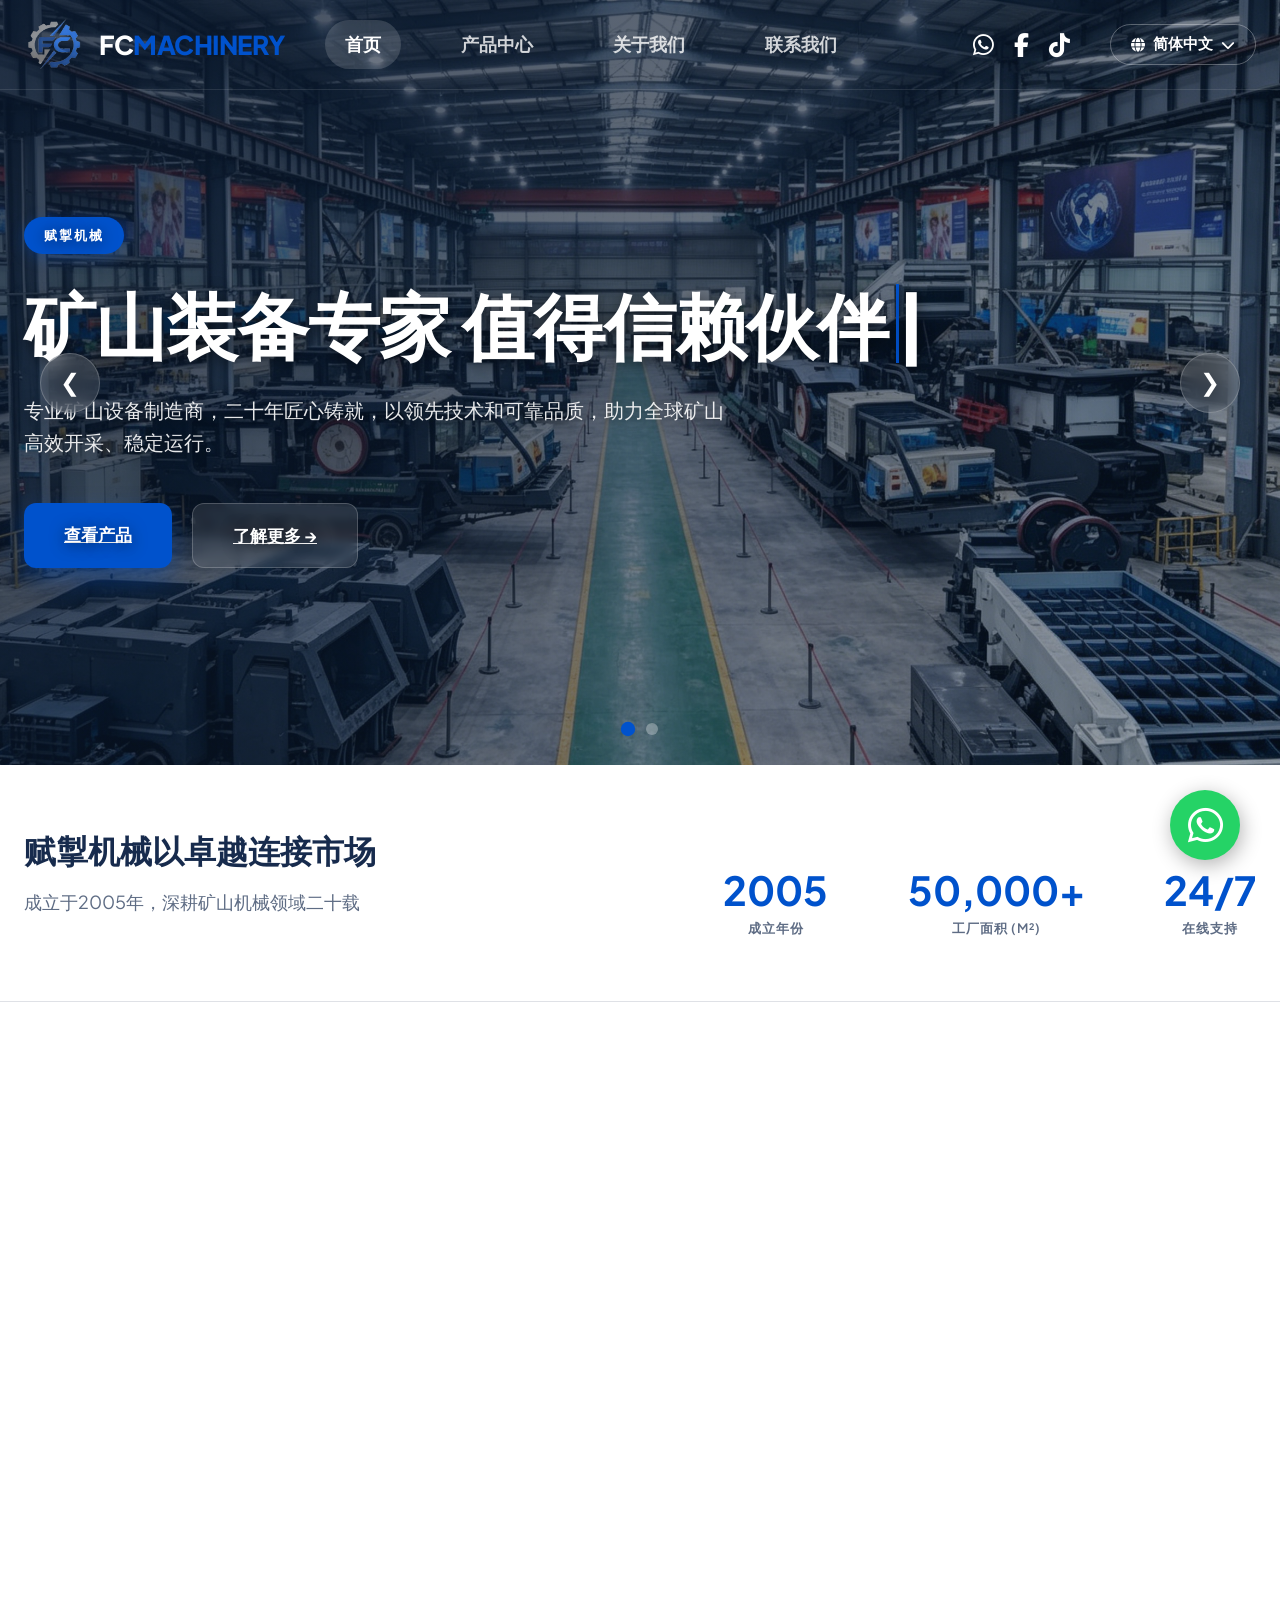
<file: index.html>
<!DOCTYPE html>
<html lang="zh">
<head>
    <meta charset="UTF-8">
    <meta name="viewport" content="width=device-width, initial-scale=1.0">
    <title>赋掣机械 FUCHE Machinery | 领先的矿山机械与破碎设备制造商</title>
    <meta name="description" content="赋掣机械（FUCHE Machinery）专注于高品质矿山机械制造，提供破碎机、球磨机、湿碾机、分级设备等全系列选矿设备。20年行业经验，助力全球基础设施建设。">
    <meta name="keywords" content="破碎机,球磨机,湿碾机,选矿设备,矿山机械,赋掣机械,FUCHE Machinery">
    <link rel="canonical" href="https://yourdomain.com/">
    <link rel="preconnect" href="https://fonts.googleapis.com">
    <link rel="preconnect" href="https://fonts.gstatic.com" crossorigin>
    <link href="https://fonts.googleapis.com/css2?family=Plus+Jakarta+Sans:wght@300;400;500;600;700&family=Playfair+Display:wght@700&display=swap" rel="stylesheet">
    <link rel="stylesheet" href="https://cdnjs.cloudflare.com/ajax/libs/font-awesome/6.4.0/css/all.min.css">
    <link rel="stylesheet" href="css/style.css">
</head>
<body>

    <!-- 导航栏 -->
    <nav class="navbar">
        <div class="container nav-container">
            <img src="./img/logo.png" alt="FC Machinery Logo" width="60px" height="80px">
            <div class="logo">FC<span>MACHINERY</span></div>
            <div class="mobile-menu-btn" id="mobile-menu-btn">
                <span></span>
                <span></span>
                <span></span>
            </div>
            <ul class="nav-links" id="nav-links">
                <li><a href="index.html" class="nav-item active" data-i18n="nav_home">首页</a></li>
                <li>
                    <a href="products.html" class="nav-item" data-i18n="nav_products">产品中心 <i class="fas fa-chevron-down" style="font-size: 10px; margin-left: 4px;"></i></a>
                    <div class="nav-dropdown">
                        <a href="products.html?category=wet_pan_mill" data-i18n="cat_wet">湿碾机</a>
                        <a href="products.html?category=crushing" data-i18n="cat_cru">破碎机</a>
                        <a href="products.html?category=milling" data-i18n="cat_mil">球磨机</a>
                        <a href="products.html?category=separation" data-i18n="cat_sep">分级设备</a>
                    </div>
                </li>
                <li><a href="about.html" class="nav-item" data-i18n="nav_about">关于我们</a></li>
                <li><a href="contact.html" class="nav-item" data-i18n="nav_contact">联系我们</a></li>
                <li class="mobile-nav-actions">
                    <div class="lang-switcher">
                        <button class="lang-btn">
                            <i class="fas fa-globe"></i>
                            <span class="current-lang-text">ZH</span>
                            <i class="fas fa-chevron-down"></i>
                        </button>
                        <div class="lang-dropdown">
                            <div class="lang-option" data-value="zh">中文 (ZH)</div>
                            <div class="lang-option" data-value="en">English (EN)</div>
                            <div class="lang-option" data-value="ar">العربية (AR)</div>
                        </div>
                    </div>
                </li>
                <li class="mobile-social-wrap">
                    <div class="mobile-social">
                        <a href="https://wa.me/8619969633305" target="_blank" title="WhatsApp"><i class="fab fa-whatsapp"></i></a>
                        <a href="https://www.facebook.com/cnFCmachinery" target="_blank" title="Facebook"><i class="fab fa-facebook-f"></i></a>
                        <a href="https://www.tiktok.com/@mining.machinery81" target="_blank" title="TikTok"><i class="fab fa-tiktok"></i></a>
                    </div>
                </li>
            </ul>
            <div class="nav-actions">
                <div class="nav-social-desktop">
                    <a href="https://wa.me/8619969633305" target="_blank" class="nav-social-item" title="WhatsApp"><i class="fab fa-whatsapp"></i></a>
                    <a href="https://www.facebook.com/cnFCmachinery" target="_blank" class="nav-social-item" title="Facebook"><i class="fab fa-facebook-f"></i></a>
                    <a href="https://www.tiktok.com/@mining.machinery81" target="_blank" class="nav-social-item" title="TikTok"><i class="fab fa-tiktok"></i></a>
                </div>
                <div class="lang-switcher">
                    <button class="lang-btn">
                        <i class="fas fa-globe"></i>
                        <span class="current-lang-text">ZH</span>
                        <i class="fas fa-chevron-down"></i>
                    </button>
                    <div class="lang-dropdown">
                        <div class="lang-option" data-value="zh">中文 (ZH)</div>
                        <div class="lang-option" data-value="en">English (EN)</div>
                        <div class="lang-option" data-value="ar">العربية (AR)</div>
                    </div>
                </div>
            </div>
        </div>
    </nav>

    <!-- 独立站主体内容 -->
    <main id="content-area">
        
        <!-- 首页 Hero -->
        <section id="home" class="page-section active">
            <header class="hero-carousel">
                <div class="carousel-container" id="hero-carousel">
                    <!-- 轮播图 1 -->
                    <div class="carousel-slide active" style="background-image: url('./img/cover-2.png');background-size: cover;">
                        <div class="hero-overlay"></div>
                        <div class="container hero-content">
                            <span class="badge-accent" data-i18n="hero_badge">TRUSTED WORLDWIDE</span>
                            <h1 class="hero-title"><span id="typewriter-text-1"></span><span class="cursor">|</span></h1>
                            <p class="hero-subtitle" data-i18n="hero_subtitle">We provide professional one-stop trading services, connecting high-quality products with global markets.</p>
                            <div class="hero-btns">
                                <a href="products.html" class="btn-main" data-i18n="hero_btn">View Products</a>
                                <a href="about.html" class="btn-text" data-i18n="hero_more">Learn More →</a>
                            </div>
                        </div>
                    </div>
                    <!-- 轮播图 2 -->
                    <div class="carousel-slide" style="background-image: url('./img/cover-1.png');background-size: cover;">
                        <div class="hero-overlay"></div>
                        <div class="container hero-content">
                            <span class="badge-accent" data-i18n="hero_badge_2">PREMIUM QUALITY</span>
                            <h1 class="hero-title"><span id="typewriter-text-2"></span><span class="cursor">|</span></h1>
                            <p class="hero-subtitle" data-i18n="hero_subtitle_2">Strict quality control process ensuring 100% excellence for every shipment.</p>
                            <div class="hero-btns">
                                <a href="products.html" class="btn-main" data-i18n="hero_btn">View Products</a>
                            </div>
                        </div>
                    </div>
                </div>
                <!-- 轮播图导航按钮 -->
                <button class="carousel-nav prev" id="hero-prev" aria-label="Previous Slide">
                    <span>&#10094;</span>
                </button>
                <button class="carousel-nav next" id="hero-next" aria-label="Next Slide">
                    <span>&#10095;</span>
                </button>

                <!-- 轮播指示器 -->
                <div class="carousel-dots" id="carousel-dots">
                    <span class="dot active" data-index="0"></span>
                    <span class="dot" data-index="1"></span>
                </div>
            </header>

            <!-- 合作伙伴/信任展示 -> 简版关于我们 -->
            <div class="trust-bar reveal">
                <div class="container">
                    <div class="about-summary-grid">
                        <div class="about-summary-text">
                            <h2 data-i18n="about_title">Bridging Markets with Excellence</h2>
                            <p data-i18n="about_subtitle">成立于2005年，深耕矿山机械领域二十载</p>
                            <!-- <a href="about.html" class="btn-text-simple" data-i18n="hero_more">Learn More →</a> -->
                        </div>
                        <div class="stats-row">
                            <div class="stat-item">
                                <strong data-i18n="stat1_num">2005</strong>
                                <span data-i18n="stat1_text">Established Year</span>
                            </div>
                            <div class="stat-item">
                                <strong data-i18n="stat2_num">50,000+</strong>
                                <span data-i18n="stat2_text">Factory Area (m²)</span>
                            </div>
                            <div class="stat-item">
                                <strong data-i18n="stat_support">24/7</strong>
                                <span data-i18n="stat_support_text">Online Support</span>
                            </div>
                        </div>
                    </div>
                </div>
            </div>

            <!-- 产品推荐 -->
            <div class="container recom-section reveal">
                <div class="section-header center">
                    <h2 data-i18n="recom_title" class="mobile-large-title">产品推荐</h2>
                    <p class="recom-subtitle" data-i18n="recom_subtitle"></p>
                </div>
                <div class="recommendation-grid" id="recom-grid-dynamic">
                    <!-- 产品将由 JS 动态从 window.recommendationSection 渲染 -->
                </div>
            </div>

            <!-- 成功案例/服务板块 -->
            <section class="success-section-wrapper reveal">
                <div class="container" id="success-section-dynamic">
                    <!-- 由 JS 动态渲染 -->
                </div>
            </section>
        </section>
    </main>

    <!-- 页脚 -->
    <footer class="footer-pro reveal">
        <div class="container">
            <div class="footer-grid">
                <div class="footer-column footer-brand">
          
                    <div class="logo" >FC<span>MACHINERY</span></div>
                    <p data-i18n="footer_desc">Your trusted partner for global sourcing and supply chain excellence.</p>
                    <div class="social-links">
                        <a href="https://wa.me/8619969633305" target="_blank" rel="noopener noreferrer" class="social-icon" aria-label="WhatsApp"><i class="fab fa-whatsapp"></i></a>
                        <a href="https://www.facebook.com/cnFCmachinery" target="_blank" rel="noopener noreferrer" class="social-icon" aria-label="Facebook"><i class="fab fa-facebook-f"></i></a>
                        <a href="https://www.tiktok.com/@mining.machinery81" target="_blank" rel="noopener noreferrer" class="social-icon" aria-label="TikTok"><i class="fab fa-tiktok"></i></a>
                    </div>
                </div>
                <div class="footer-column">
                    <h4 data-i18n="footer_quick">Quick Links</h4>
                    <ul>
                        <li><a href="index.html" data-i18n="nav_home">Home</a></li>
                        <li><a href="products.html" data-i18n="nav_products">Products</a></li>
                        <li><a href="about.html" data-i18n="nav_about">About Us</a></li>
                        <li><a href="contact.html" data-i18n="nav_contact">Contact</a></li>
                    </ul>
                </div>
                <div class="footer-column">
                    <h4 data-i18n="footer_contact">Contact Info</h4>
                                 <ul class="footer-contact-info">
                        <li><span>📍</span> <p data-i18n="val_addr">Zhengzhou, Henan, China</p></li>
                        <li><span>📧</span> <p>yumingyao666@gmail.com</p></li>
                        <li><span class="fab fa-whatsapp"></span> <p><a href="https://wa.me/8619969633305" target="_blank" style="color:inherit; text-decoration:none;">+86 199 6963 3305</a></p></li>
                    </ul>
                </div>
                <div class="footer-column">
                    <h4 data-i18n="footer_newsletter">Newsletter</h4>
                    <div class="newsletter-box">
                        <p data-i18n="newsletter_text">Subscribe to get the latest product updates and trade news.</p>
                        <form class="newsletter-form" onsubmit="event.preventDefault(); alert('Subscribed!');">
                            <input type="email" placeholder="Email Address" required>
                            <button type="submit">OK</button>
                        </form>
                    </div>
                </div>
            </div>
            <div class="footer-bottom">
                <p>&copy; 2026 FC Machinery Co., Ltd. <span data-i18n="footer_rights">All Rights Reserved.</span></p>
                <div class="footer-legal">
                    <a href="#" data-i18n="footer_privacy">Privacy Policy</a>
                    <a href="#" data-i18n="footer_terms">Terms of Service</a>
                </div>
            </div>
        </div>
    </footer>

    <!-- WhatsApp 悬浮按钮 -->
    <a href="https://wa.me/8619969633305" target="_blank" class="whatsapp-float" title="Contact us on WhatsApp">
        <i class="fab fa-whatsapp"></i>
    </a>

    <script src="js/data.js"></script>
    <script src="js/main.js"></script>
</body>
</html>
</file>
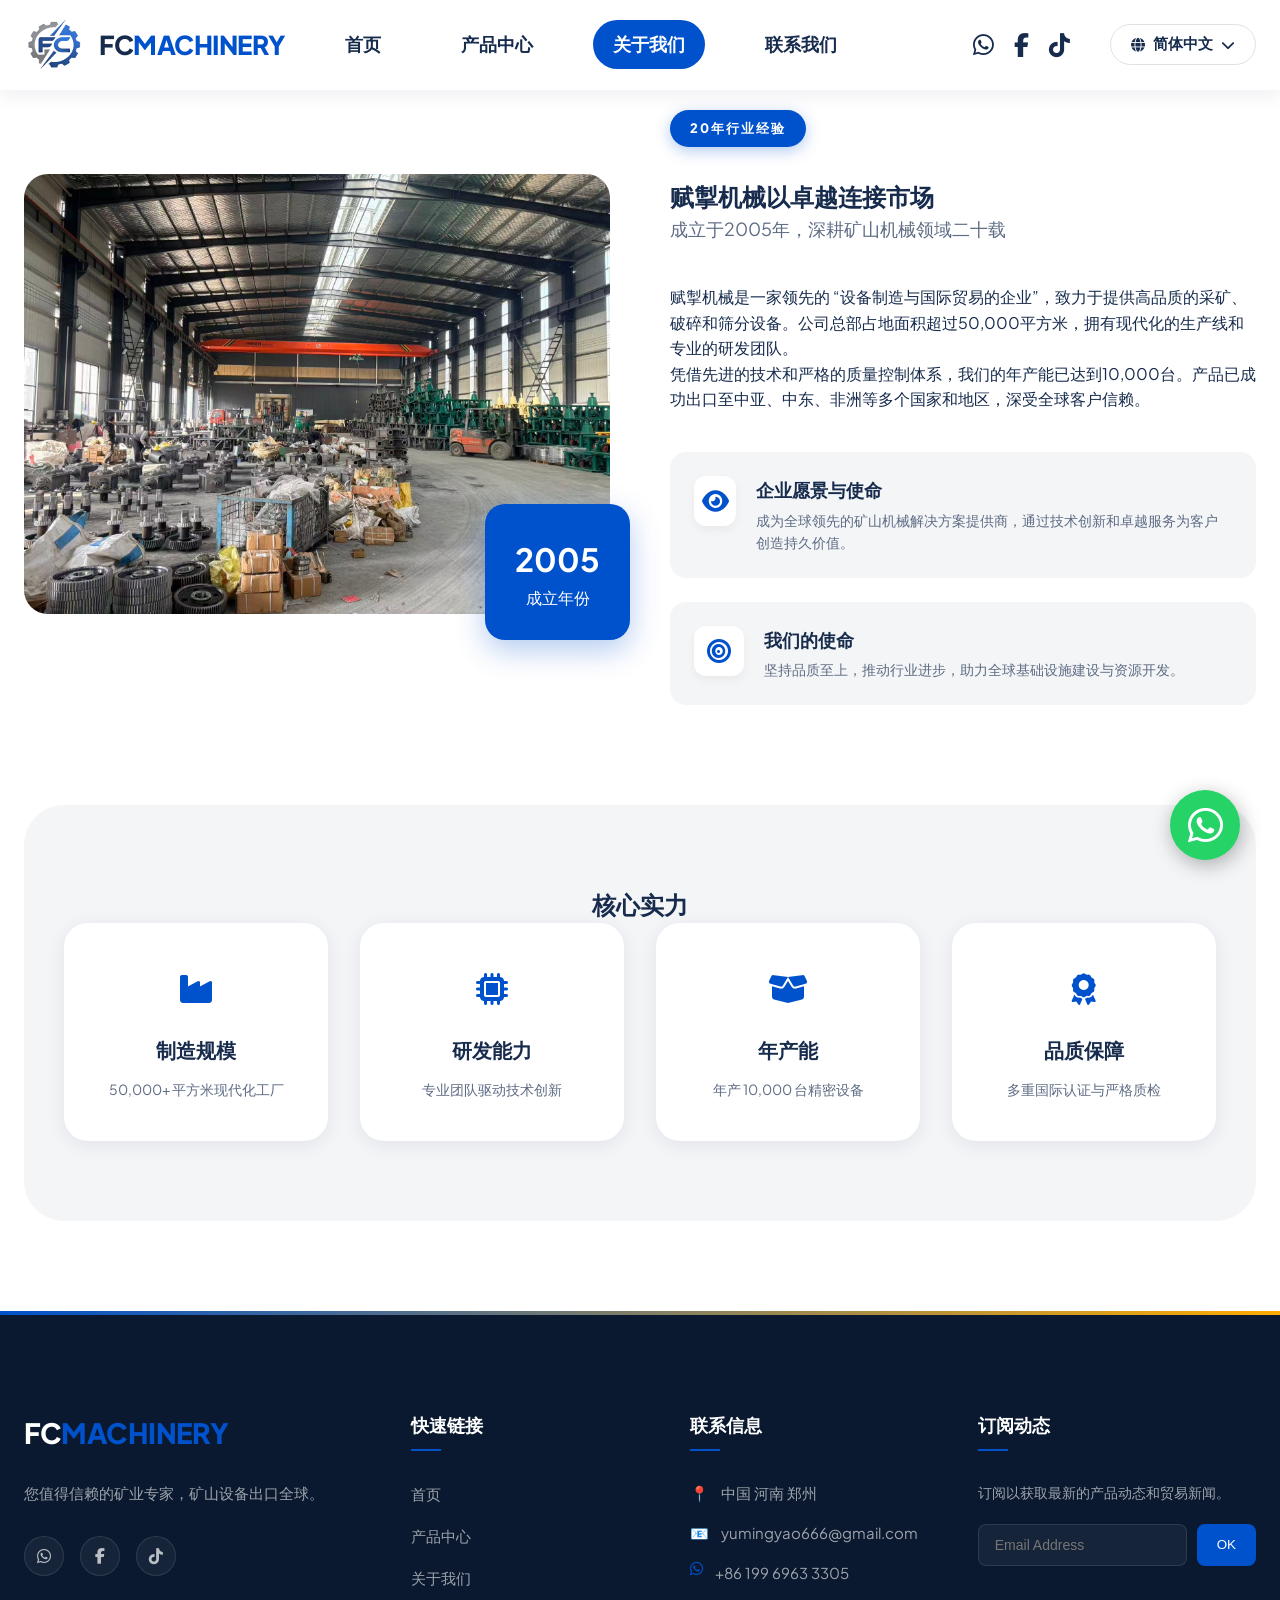
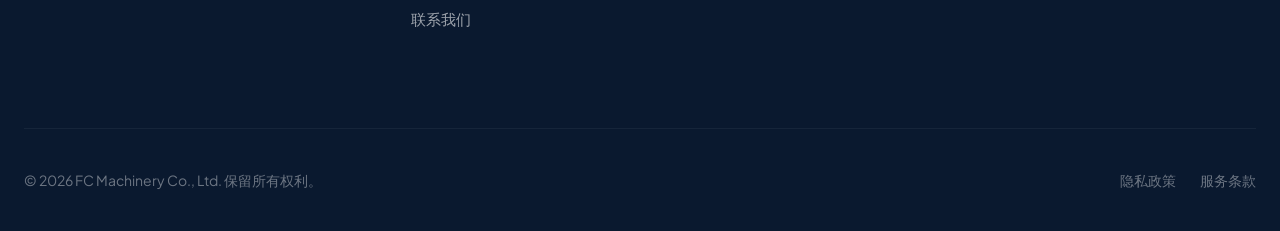
<file: about.html>
<!DOCTYPE html>
<html lang="zh">
<head>
    <meta charset="UTF-8">
    <meta name="viewport" content="width=device-width, initial-scale=1.0">
    <title>关于我们 - 赋掣机械 FUCHE Machinery | 20年矿山机械制造经验</title>
    <meta name="description" content="了解赋掣机械的发展历程、制造实力与全球布局。我们致力于为全球客户提供最可靠的矿山机械解决方案。">
    <link rel="preconnect" href="https://fonts.googleapis.com">
    <link rel="preconnect" href="https://fonts.gstatic.com" crossorigin>
    <link href="https://fonts.googleapis.com/css2?family=Plus+Jakarta+Sans:wght@300;400;500;600;700&family=Playfair+Display:wght@700&display=swap" rel="stylesheet">
    <link rel="stylesheet" href="https://cdnjs.cloudflare.com/ajax/libs/font-awesome/6.4.0/css/all.min.css">
    <link rel="stylesheet" href="css/style.css">
</head>
<body class="sub-page">

    <!-- 导航栏 -->
    <nav class="navbar scrolled">
        <div class="container nav-container">
                     <img src="./img/logo.png" alt="FC Machinery Logo" width="60px" height="80px">

            <div class="logo">FC<span>MACHINERY</span></div>
            <div class="mobile-menu-btn" id="mobile-menu-btn">
                <span></span>
                <span></span>
                <span></span>
            </div>
            <ul class="nav-links" id="nav-links">
                <li><a href="index.html" class="nav-item" data-i18n="nav_home">首页</a></li>
                <li>
                    <a href="products.html" class="nav-item" data-i18n="nav_products">产品中心 <i class="fas fa-chevron-down" style="font-size: 10px; margin-left: 4px;"></i></a>
                    <div class="nav-dropdown">
                        <a href="products.html?category=wet_pan_mill" data-i18n="cat_wet">湿碾机</a>
                        <a href="products.html?category=crushing" data-i18n="cat_cru">破碎机</a>
                        <a href="products.html?category=milling" data-i18n="cat_mil">球磨机</a>
                        <a href="products.html?category=separation" data-i18n="cat_sep">分级设备</a>
                    </div>
                </li>
                <li><a href="about.html" class="nav-item active" data-i18n="nav_about">关于我们</a></li>
                <li><a href="contact.html" class="nav-item" data-i18n="nav_contact">联系我们</a></li>
                <li class="mobile-nav-actions">
                    <div class="lang-switcher">
                        <button class="lang-btn">
                            <i class="fas fa-globe"></i>
                            <span class="current-lang-text">ZH</span>
                            <i class="fas fa-chevron-down"></i>
                        </button>
                        <div class="lang-dropdown">
                            <div class="lang-option" data-value="zh">中文 (ZH)</div>
                            <div class="lang-option" data-value="en">English (EN)</div>
                            <div class="lang-option" data-value="ar">العربية (AR)</div>
                        </div>
                    </div>
                </li>
                <li class="mobile-social-wrap">
                    <div class="mobile-social">
                        <a href="https://wa.me/8619969633305" target="_blank" title="WhatsApp"><i class="fab fa-whatsapp"></i></a>
                        <a href="https://www.facebook.com/cnFCmachinery" target="_blank" title="Facebook"><i class="fab fa-facebook-f"></i></a>
                        <a href="https://www.tiktok.com/@mining.machinery81" target="_blank" title="TikTok"><i class="fab fa-tiktok"></i></a>
                    </div>
                </li>
            </ul>
            <div class="nav-actions">
                <div class="nav-social-desktop">
                    <a href="https://wa.me/8619969633305" target="_blank" class="nav-social-item" title="WhatsApp"><i class="fab fa-whatsapp"></i></a>
                    <a href="https://www.facebook.com/cnFCmachinery" target="_blank" class="nav-social-item" title="Facebook"><i class="fab fa-facebook-f"></i></a>
                    <a href="https://www.tiktok.com/@mining.machinery81" target="_blank" class="nav-social-item" title="TikTok"><i class="fab fa-tiktok"></i></a>
                </div>
                <div class="lang-switcher">
                    <button class="lang-btn">
                        <i class="fas fa-globe"></i>
                        <span class="current-lang-text">ZH</span>
                        <i class="fas fa-chevron-down"></i>
                    </button>
                    <div class="lang-dropdown">
                        <div class="lang-option" data-value="zh">中文 (ZH)</div>
                        <div class="lang-option" data-value="en">English (EN)</div>
                        <div class="lang-option" data-value="ar">العربية (AR)</div>
                    </div>
                </div>
            </div>
        </div>
    </nav>

    <main>
        <!-- 关于我们 - 深度展示版 -->
        <section id="about" class="page-section active">
            <div class="container section-padding">
                <!-- 核心简介板块 -->
                <div class="about-grid">
                    <div class="about-image reveal">
                        <img src="./img/about-us.jpg" alt="Modern Factory Interior">
                        <div class="experience-badge">
                            <strong data-i18n="stat1_num">2005</strong>
                            <span data-i18n="stat1_text">Established Year</span>
                        </div>
                    </div>
                    <div class="about-text-content reveal">
                        <span class="badge-accent" data-i18n="years_exp">20+ Years Experience</span>
                        <h2 data-i18n="about_title">Bridging Markets with Excellence</h2>
                        <p class="lead-text" data-i18n="about_subtitle">成立于2005年，深耕矿山机械领域二十载</p>
                        <p data-i18n="about_p1">We are a leading international trade and manufacturing enterprise dedicated to providing high-quality mining extraction, crushing, and screening equipment.</p>
                        <p data-i18n="about_p2">Our headquarters covers over 50,000 square meters with modern production lines and a professional R&D team.</p>
                        
                        <!-- 新增愿景使命摘要 -->
                        <div class="vision-mission-box">
                            <div class="vm-item">
                                <i class="fas fa-eye"></i>
                                <div>
                                    <h4 data-i18n="vision_title">Vision</h4>
                                    <p data-i18n="vision_text">To become a global leader...</p>
                                </div>
                            </div>
                            <div class="vm-item">
                                <i class="fas fa-bullseye"></i>
                                <div>
                                    <h4 data-i18n="mission_title">Mission</h4>
                                    <p data-i18n="mission_text">Commit to quality...</p>
                                </div>
                            </div>
                        </div>
                    </div>
                </div>

                <!-- 核心实力展示 -->
                <div class="strength-section reveal">
                    <div class="section-header">
                        <h2 data-i18n="strength_title">Core Strengths</h2>
                    </div>
                    <div class="strength-grid">
                        <div class="strength-card">
                            <div class="s-icon"><i class="fas fa-industry"></i></div>
                            <h4 data-i18n="strength_1_h">Manufacturing Scale</h4>
                            <p data-i18n="strength_1_d">50,000+ SQM Modern Factory</p>
                        </div>
                        <div class="strength-card">
                            <div class="s-icon"><i class="fas fa-microchip"></i></div>
                            <h4 data-i18n="strength_2_h">R&D Capabilities</h4>
                            <p data-i18n="strength_2_d">Professional Team Driving Innovation</p>
                        </div>
                        <div class="strength-card">
                            <div class="s-icon"><i class="fas fa-box-open"></i></div>
                            <h4 data-i18n="strength_3_h">Annual Capacity</h4>
                            <p data-i18n="strength_3_d">10,000 Units of Precision Equipment</p>
                        </div>
                        <div class="strength-card">
                            <div class="s-icon"><i class="fas fa-award"></i></div>
                            <h4 data-i18n="strength_4_h">Quality Assurance</h4>
                            <p data-i18n="strength_4_d">International Certifications</p>
                        </div>
                    </div>
                </div>
            </div>
        </section>
    </main>

    <!-- 页脚 -->
    <footer class="footer-pro">
        <div class="container">
            <div class="footer-grid">
                <div class="footer-column footer-brand">
                    <div class="logo">FC<span>MACHINERY</span></div>
                    <p data-i18n="footer_desc">Your trusted partner for global sourcing and supply chain excellence.</p>
                    <div class="social-links">
                        <a href="https://wa.me/8619969633305" target="_blank" rel="noopener noreferrer" class="social-icon" aria-label="WhatsApp"><i class="fab fa-whatsapp"></i></a>
                        <a href="https://www.facebook.com/cnFCmachinery" target="_blank" rel="noopener noreferrer" class="social-icon" aria-label="Facebook"><i class="fab fa-facebook-f"></i></a>
                        <a href="https://www.tiktok.com/@mining.machinery81" target="_blank" rel="noopener noreferrer" class="social-icon" aria-label="TikTok"><i class="fab fa-tiktok"></i></a>
                    </div>
                </div>
                <div class="footer-column">
                    <h4 data-i18n="footer_quick">Quick Links</h4>
                    <ul>
                        <li><a href="index.html" data-i18n="nav_home">Home</a></li>
                        <li><a href="products.html" data-i18n="nav_products">Products</a></li>
                        <li><a href="about.html" data-i18n="nav_about">About Us</a></li>
                        <li><a href="contact.html" data-i18n="nav_contact">Contact</a></li>
                    </ul>
                </div>
                <div class="footer-column">
                    <h4 data-i18n="footer_contact">Contact Info</h4>
                    <ul class="footer-contact-info">
                        <li><span>📍</span> <p data-i18n="val_addr">Zhengzhou, Henan, China</p></li>
                        <li><span>📧</span> <p>yumingyao666@gmail.com</p></li>
                        <li><span class="fab fa-whatsapp"></span> <p><a href="https://wa.me/8619969633305" target="_blank" style="color:inherit; text-decoration:none;">+86 199 6963 3305</a></p></li>

                    </ul>
                </div>
                <div class="footer-column">
                    <h4 data-i18n="footer_newsletter">Newsletter</h4>
                    <div class="newsletter-box">
                        <p data-i18n="newsletter_text">Subscribe to get the latest product updates and trade news.</p>
                        <form class="newsletter-form" onsubmit="event.preventDefault(); alert('Subscribed!');">
                            <input type="email" placeholder="Email Address" required>
                            <button type="submit">OK</button>
                        </form>
                    </div>
                </div>
            </div>
            <div class="footer-bottom">
                <p>&copy; 2026 FC Machinery Co., Ltd. <span data-i18n="footer_rights">All Rights Reserved.</span></p>
                <div class="footer-legal">
                    <a href="#" data-i18n="footer_privacy">Privacy Policy</a>
                    <a href="#" data-i18n="footer_terms">Terms of Service</a>
                </div>
            </div>
        </div>
    </footer>

    <!-- WhatsApp 悬浮按钮 -->
    <a href="https://wa.me/8619969633305" target="_blank" class="whatsapp-float" title="Contact us on WhatsApp">
        <i class="fab fa-whatsapp"></i>
    </a>

    <script src="js/data.js"></script>
    <script src="js/main.js"></script>
</body>
</html>
</file>
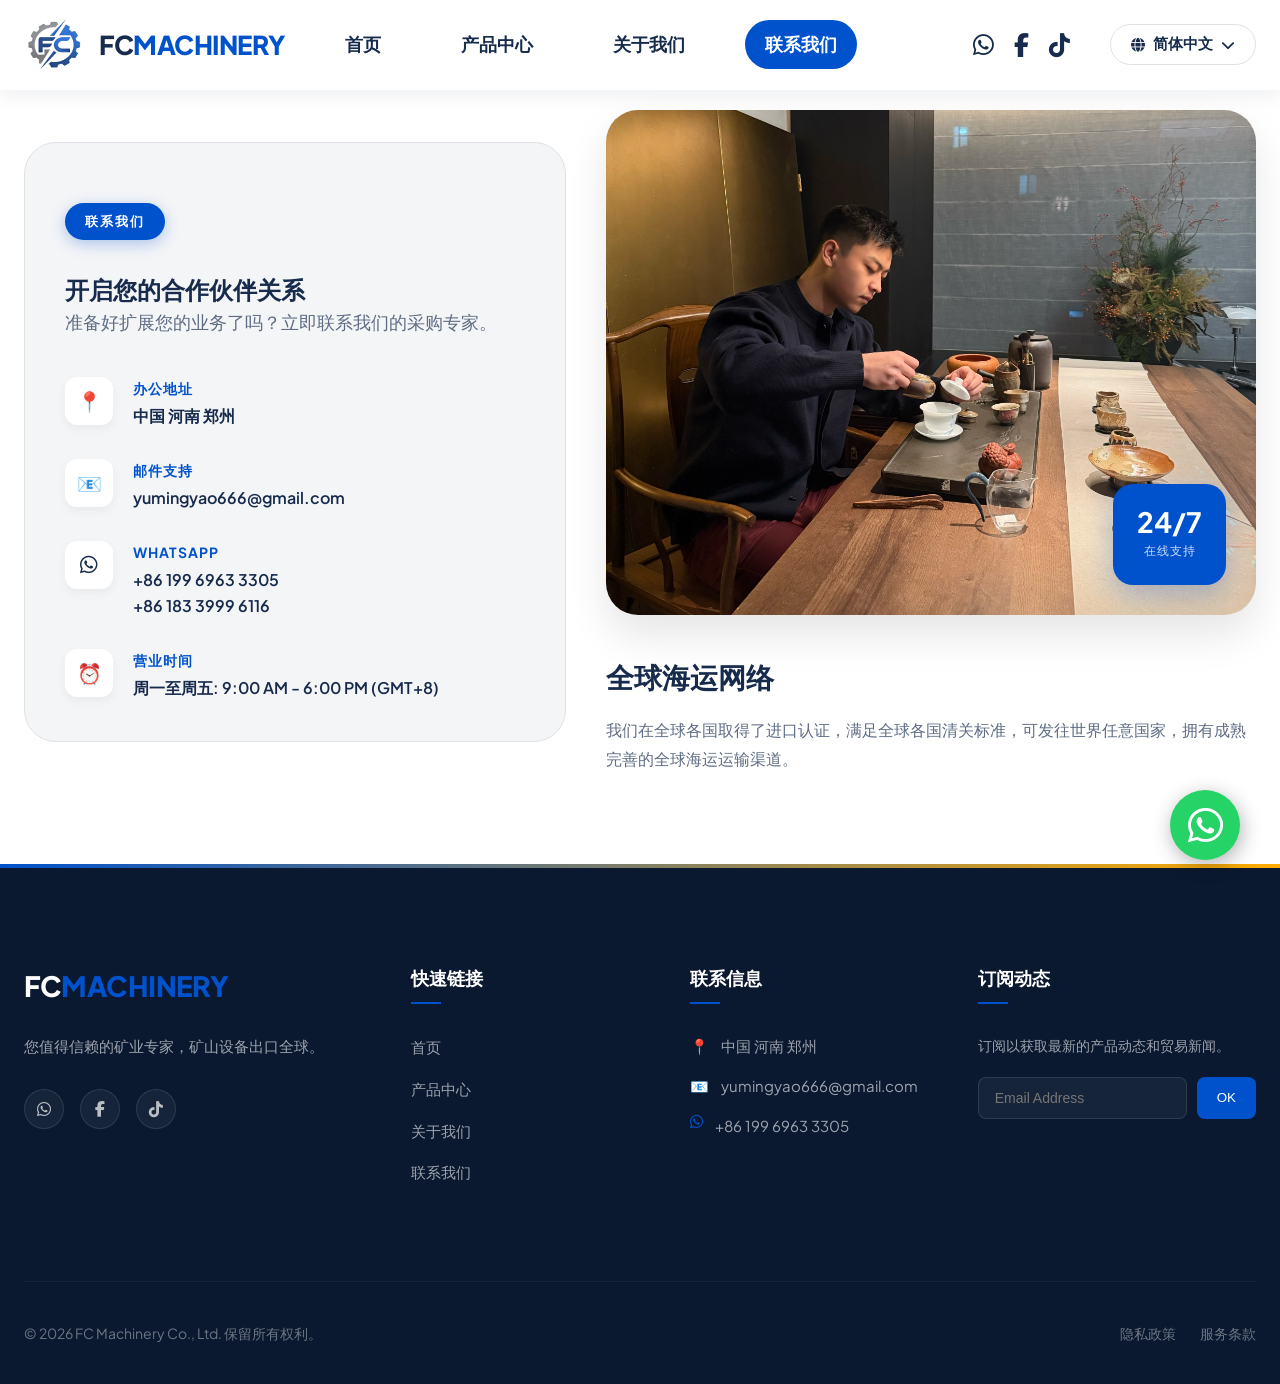
<file: contact.html>
<!DOCTYPE html>
<html lang="zh">
<head>
    <meta charset="UTF-8">
    <meta name="viewport" content="width=device-width, initial-scale=1.0">
    <title>Contact Us | Premium Global Trade</title>
    <link rel="preconnect" href="https://fonts.googleapis.com">
    <link rel="preconnect" href="https://fonts.gstatic.com" crossorigin>
    <link href="https://fonts.googleapis.com/css2?family=Plus+Jakarta+Sans:wght@300;400;500;600;700&family=Playfair+Display:wght@700&display=swap" rel="stylesheet">
    <link rel="stylesheet" href="https://cdnjs.cloudflare.com/ajax/libs/font-awesome/6.4.0/css/all.min.css">
    <link rel="stylesheet" href="css/style.css">
</head>
<body class="sub-page">

    <!-- 导航栏 -->
    <nav class="navbar scrolled">
        <div class="container nav-container">
                      <img src="./img/logo.png" alt="FC Machinery Logo" width="60px" height="80px">

            <div class="logo">FC<span>MACHINERY</span></div>
            <div class="mobile-menu-btn" id="mobile-menu-btn">
                <span></span>
                <span></span>
                <span></span>
            </div>
            <ul class="nav-links" id="nav-links">
                <li><a href="index.html" class="nav-item" data-i18n="nav_home">首页</a></li>
                <li>
                    <a href="products.html" class="nav-item" data-i18n="nav_products">产品中心 <i class="fas fa-chevron-down" style="font-size: 10px; margin-left: 4px;"></i></a>
                    <div class="nav-dropdown">
                        <a href="products.html?category=wet_pan_mill" data-i18n="cat_wet">湿碾机</a>
                        <a href="products.html?category=crushing" data-i18n="cat_cru">破碎机</a>
                        <a href="products.html?category=milling" data-i18n="cat_mil">球磨机</a>
                        <a href="products.html?category=separation" data-i18n="cat_sep">分级设备</a>
                    </div>
                </li>
                <li><a href="about.html" class="nav-item" data-i18n="nav_about">关于我们</a></li>
                <li><a href="contact.html" class="nav-item active" data-i18n="nav_contact">联系我们</a></li>
                <li class="mobile-nav-actions">
                    <div class="lang-switcher">
                        <button class="lang-btn">
                            <i class="fas fa-globe"></i>
                            <span class="current-lang-text">ZH</span>
                            <i class="fas fa-chevron-down"></i>
                        </button>
                        <div class="lang-dropdown">
                            <div class="lang-option" data-value="zh">中文 (ZH)</div>
                            <div class="lang-option" data-value="en">English (EN)</div>
                            <div class="lang-option" data-value="ar">العربية (AR)</div>
                        </div>
                    </div>
                </li>
                <li class="mobile-social-wrap">
                    <div class="mobile-social">
                        <a href="https://wa.me/8619969633305" target="_blank" title="WhatsApp"><i class="fab fa-whatsapp"></i></a>
                        <a href="https://www.facebook.com/cnFCmachinery" target="_blank" title="Facebook"><i class="fab fa-facebook-f"></i></a>
                        <a href="https://www.tiktok.com/@mining.machinery81" target="_blank" title="TikTok"><i class="fab fa-tiktok"></i></a>
                    </div>
                </li>
            </ul>
            <div class="nav-actions">
                <div class="nav-social-desktop">
                    <a href="https://wa.me/8619969633305" target="_blank" class="nav-social-item" title="WhatsApp"><i class="fab fa-whatsapp"></i></a>
                    <a href="https://www.facebook.com/cnFCmachinery" target="_blank" class="nav-social-item" title="Facebook"><i class="fab fa-facebook-f"></i></a>
                    <a href="https://www.tiktok.com/@mining.machinery81" target="_blank" class="nav-social-item" title="TikTok"><i class="fab fa-tiktok"></i></a>
                </div>
                <div class="lang-switcher">
                    <button class="lang-btn">
                        <i class="fas fa-globe"></i>
                        <span class="current-lang-text">ZH</span>
                        <i class="fas fa-chevron-down"></i>
                    </button>
                    <div class="lang-dropdown">
                        <div class="lang-option" data-value="zh">中文 (ZH)</div>
                        <div class="lang-option" data-value="en">English (EN)</div>
                        <div class="lang-option" data-value="ar">العربية (AR)</div>
                    </div>
                </div>
            </div>
        </div>
    </nav>

    <main>
        <!-- 联系我们 - 纯展示版 -->
        <section id="contact" class="page-section active">
            <div class="container section-padding">
                <div class="contact-showcase-grid">
                    <!-- 左侧：联系核心信息 -->
                    <div class="contact-info-card reveal">
                        <span class="badge-accent" data-i18n="contact_badge">GET IN TOUCH</span>
                        <h2 data-i18n="contact_title">Start Your Partnership</h2>
                        <p class="lead-text" data-i18n="contact_desc">Ready to scale your business? Get in touch with our sourcing experts today.</p>
                        
                        <div class="contact-methods-pro">
                            <div class="method-item">
                                <div class="method-icon">📍</div>
                                <div class="method-content">
                                    <h4 data-i18n="label_addr">Office Address</h4>
                                    <p data-i18n="val_addr">Zhengzhou, Henan, China</p>
                                </div>
                            </div>
                            <div class="method-item">
                                <div class="method-icon">📧</div>
                                <div class="method-content">
                                    <h4 data-i18n="label_email">Email Support</h4>
                                    <p>yumingyao666@gmail.com</p>
                                </div>
                            </div>
                            <div class="method-item">
                                <div class="method-icon"><i class="fab fa-whatsapp"></i></div>
                                <div class="method-content">
                                    <h4 data-i18n="label_whatsapp">WhatsApp</h4>
                                    <p><a href="https://wa.me/8619969633305" target="_blank" style="color:inherit; text-decoration:none;">+86 199 6963 3305 </br> +86 183 3999 6116</a></p>
                                </div>
                            </div>
                            <div class="method-item">
                                <div class="method-icon">⏰</div>
                                <div class="method-content">
                                    <h4 data-i18n="label_hours">Business Hours</h4>
                                    <p data-i18n="val_hours">Mon - Fri: 9:00 AM - 6:00 PM (GMT+8)</p>
                                </div>
                            </div>
                        </div>
                    </div>

                    <!-- 右侧：展示性内容/图片 -->
                    <div class="contact-visual reveal">
                        <div class="visual-image-wrapper">
                            <img src="./img/online-support.jpg" alt="Our Office">
                            <div class="floating-stat">
                                <strong data-i18n="stat_support">24/7</strong>
                                <span data-i18n="stat_support_text">Online Support</span>
                            </div>
                        </div>
                        <div class="visual-content">
                            <h3 data-i18n="why_contact_title">Global Service Network</h3>
                            <p data-i18n="why_contact_desc">We have a strong network of partners and suppliers across the globe, ensuring the best sourcing solutions for your specific industry needs.</p>
                        </div>
                    </div>
                </div>
            </div>
        </section>
    </main>

    <!-- 页脚 -->
    <footer class="footer-pro">
        <div class="container">
            <div class="footer-grid">
                <div class="footer-column footer-brand">
                    <div class="logo" >FC<span>MACHINERY</span></div>
                    <p data-i18n="footer_desc">Your trusted partner for global sourcing and supply chain excellence.</p>
                    <div class="social-links">
                        <a href="https://wa.me/8619969633305" target="_blank" rel="noopener noreferrer" class="social-icon" aria-label="WhatsApp"><i class="fab fa-whatsapp"></i></a>
                        <a href="https://www.facebook.com/cnFCmachinery" target="_blank" rel="noopener noreferrer" class="social-icon" aria-label="Facebook"><i class="fab fa-facebook-f"></i></a>
                        <a href="https://www.tiktok.com/@mining.machinery81" target="_blank" rel="noopener noreferrer" class="social-icon" aria-label="TikTok"><i class="fab fa-tiktok"></i></a>
                    </div>
                </div>
                <div class="footer-column">
                    <h4 data-i18n="footer_quick">Quick Links</h4>
                    <ul>
                        <li><a href="index.html" data-i18n="nav_home">Home</a></li>
                        <li><a href="products.html" data-i18n="nav_products">Products</a></li>
                        <li><a href="about.html" data-i18n="nav_about">About Us</a></li>
                        <li><a href="contact.html" data-i18n="nav_contact">Contact</a></li>
                    </ul>
                </div>
                <div class="footer-column">
                    <h4 data-i18n="footer_contact">Contact Info</h4>
                    <ul class="footer-contact-info">
                        <li><span>📍</span> <p data-i18n="val_addr">Zhengzhou, Henan, China</p></li>
                        <li><span>📧</span> <p>yumingyao666@gmail.com</p></li>
                        <li><span class="fab fa-whatsapp"></span> <p><a href="https://wa.me/8619969633305" target="_blank" style="color:inherit; text-decoration:none;">+86 199 6963 3305</a></p></li>
                    </ul>
                </div>
                <div class="footer-column">
                    <h4 data-i18n="footer_newsletter">Newsletter</h4>
                    <div class="newsletter-box">
                        <p data-i18n="newsletter_text">Subscribe to get the latest product updates and trade news.</p>
                        <form class="newsletter-form" onsubmit="event.preventDefault(); alert('Subscribed!');">
                            <input type="email" placeholder="Email Address" required>
                            <button type="submit">OK</button>
                        </form>
                    </div>
                </div>
            </div>
            <div class="footer-bottom">
                <p>&copy; 2026 FC Machinery Co., Ltd. <span data-i18n="footer_rights">All Rights Reserved.</span></p>
                <div class="footer-legal">
                    <a href="#" data-i18n="footer_privacy">Privacy Policy</a>
                    <a href="#" data-i18n="footer_terms">Terms of Service</a>
                </div>
            </div>
        </div>
    </footer>

    <!-- WhatsApp 悬浮按钮 -->
    <a href="https://wa.me/8619969633305" target="_blank" class="whatsapp-float" title="Contact us on WhatsApp">
        <i class="fab fa-whatsapp"></i>
    </a>

    <script src="js/data.js"></script>
    <script src="js/main.js"></script>
</body>
</html>
</file>
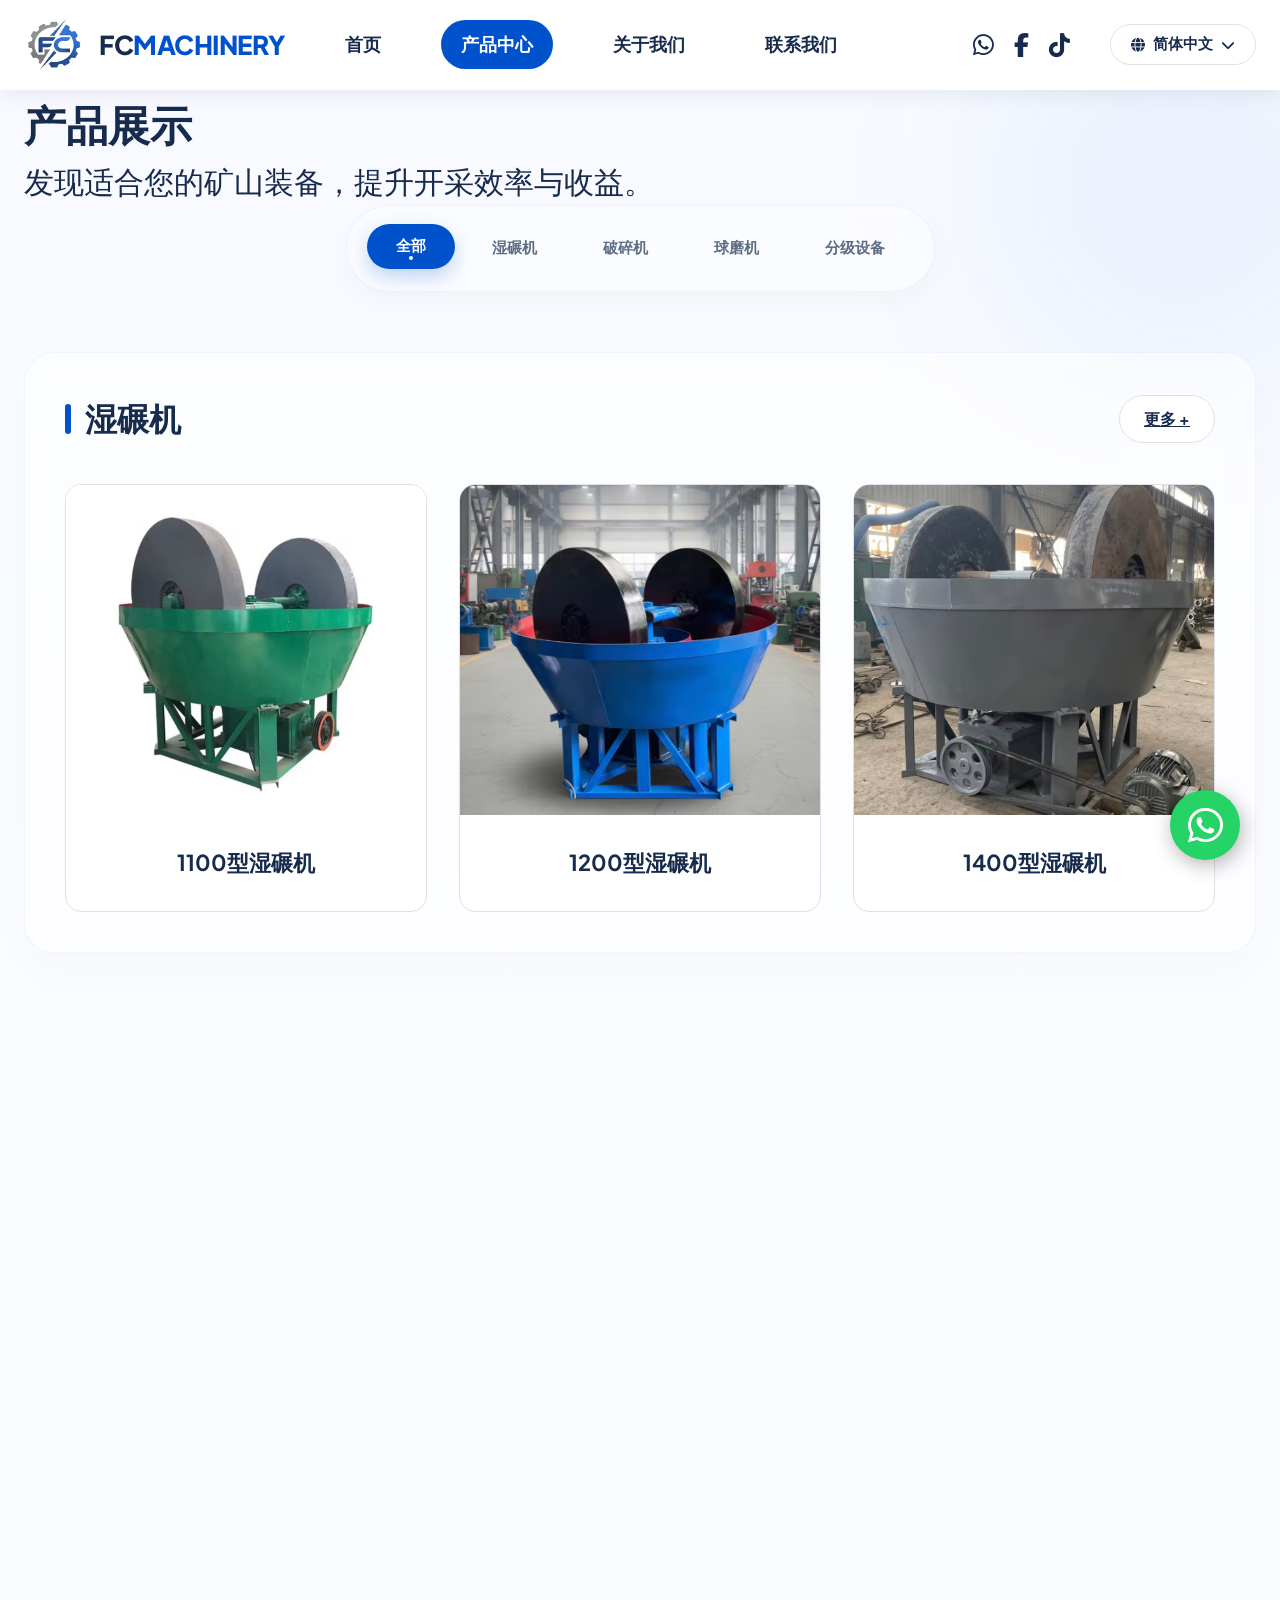
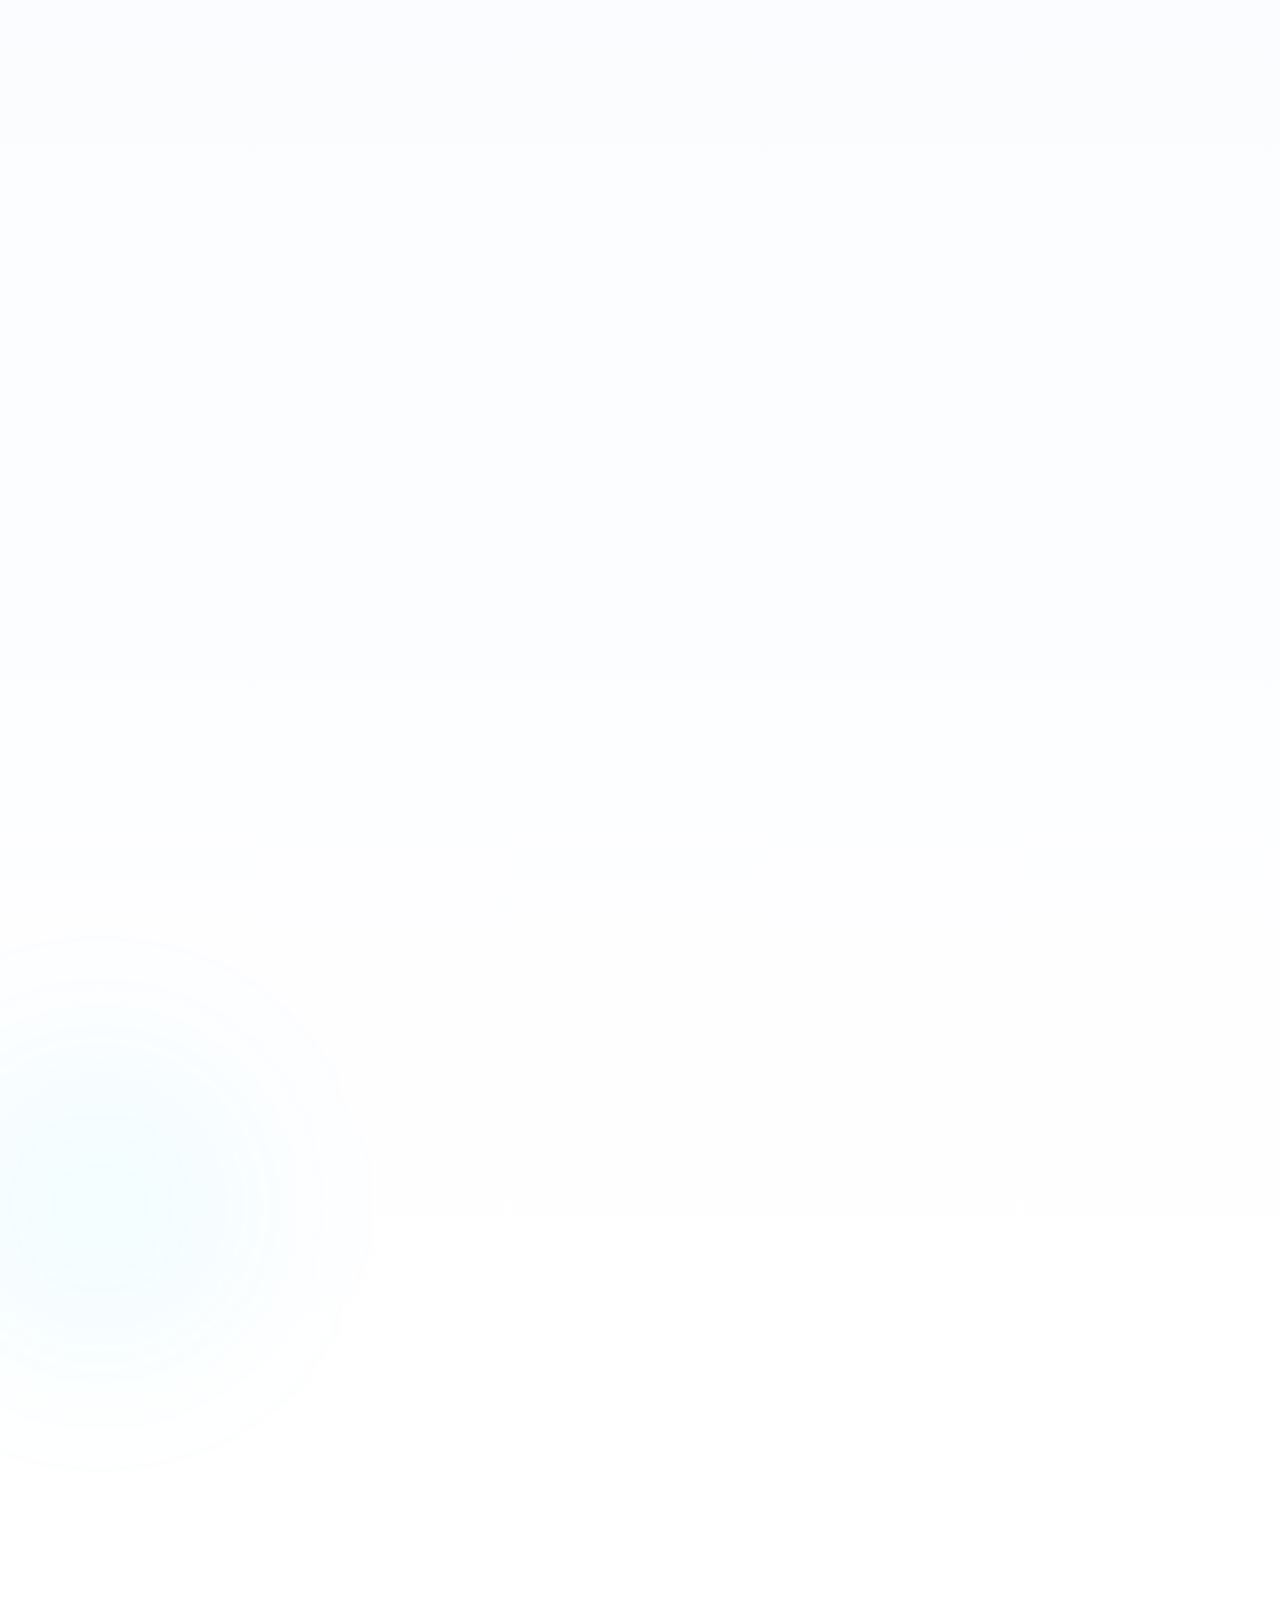
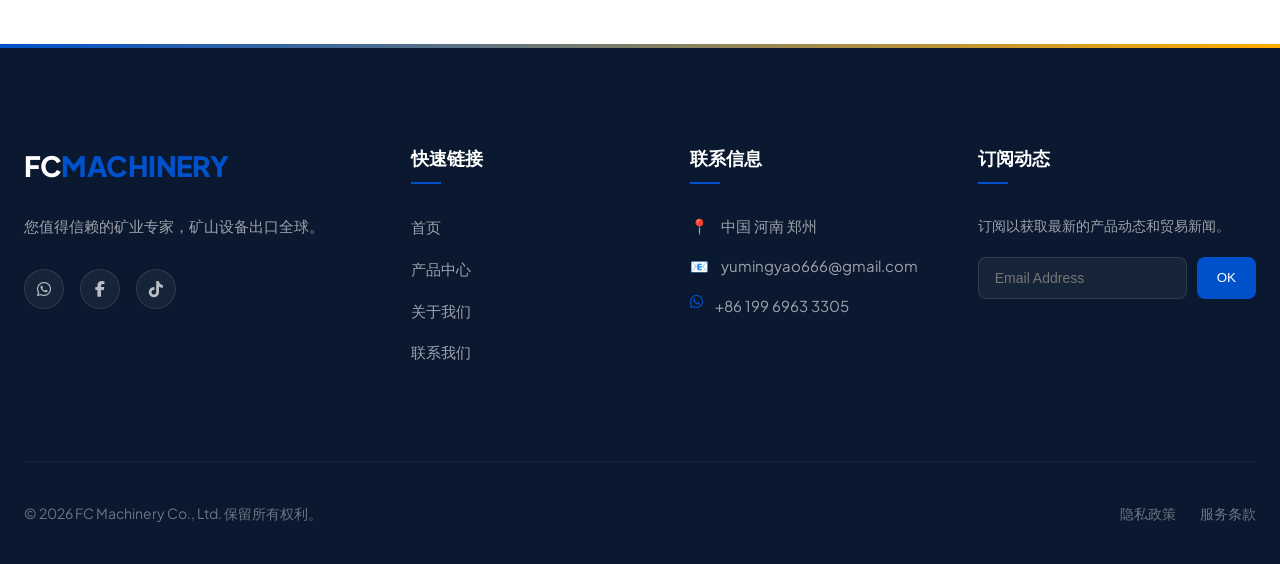
<file: products.html>
<!DOCTYPE html>
<html lang="zh">
<head>
    <meta charset="UTF-8">
    <meta name="viewport" content="width=device-width, initial-scale=1.0">
    <title>产品中心 - 赋掣机械 FUCHE Machinery | 破碎机、球磨机、选矿设备全系列</title>
    <meta name="description" content="赋掣机械（FUCHE Machinery）产品目录，涵盖颚式破碎机、球磨机、湿碾机、分级设备等核心矿山机械。提供详细规格与专业技术咨询。">
    <meta name="keywords" content="破碎机产品,球磨机目录,湿碾机规格,选矿设备中心">
    <link rel="canonical" href="https://yourdomain.com/products.html">
    <link rel="preconnect" href="https://fonts.googleapis.com">
    <link rel="preconnect" href="https://fonts.gstatic.com" crossorigin>
    <link href="https://fonts.googleapis.com/css2?family=Plus+Jakarta+Sans:wght@300;400;500;600;700&family=Playfair+Display:wght@700&display=swap" rel="stylesheet">
    <link rel="stylesheet" href="https://cdnjs.cloudflare.com/ajax/libs/font-awesome/6.4.0/css/all.min.css">
    <link rel="stylesheet" href="css/style.css">
</head>
<body class="sub-page">

    <!-- 导航栏 -->
    <nav class="navbar scrolled">
        <div class="container nav-container">
                  <img src="./img/logo.png" alt="FC Machinery Logo" width="60px" height="80px">

            <div class="logo">FC<span>MACHINERY</span></div>
            <div class="mobile-menu-btn" id="mobile-menu-btn">
                <span></span>
                <span></span>
                <span></span>
            </div>
            <ul class="nav-links" id="nav-links">
                <li><a href="index.html" class="nav-item" data-i18n="nav_home">首页</a></li>
                <li>
                    <a href="products.html" class="nav-item active" data-i18n="nav_products">产品中心 <i class="fas fa-chevron-down" style="font-size: 10px; margin-left: 4px;"></i></a>
                    <div class="nav-dropdown">
                        <a href="products.html?category=wet_pan_mill" data-i18n="cat_wet">湿碾机</a>
                        <a href="products.html?category=crushing" data-i18n="cat_cru">破碎机</a>
                        <a href="products.html?category=milling" data-i18n="cat_mil">球磨机</a>
                        <a href="products.html?category=separation" data-i18n="cat_sep">分级设备</a>
                    </div>
                </li>
                <li><a href="about.html" class="nav-item" data-i18n="nav_about">关于我们</a></li>
                <li><a href="contact.html" class="nav-item" data-i18n="nav_contact">联系我们</a></li>
                <li class="mobile-nav-actions">
                    <div class="lang-switcher">
                        <button class="lang-btn">
                            <i class="fas fa-globe"></i>
                            <span class="current-lang-text">ZH</span>
                            <i class="fas fa-chevron-down"></i>
                        </button>
                        <div class="lang-dropdown">
                            <div class="lang-option" data-value="zh">中文 (ZH)</div>
                            <div class="lang-option" data-value="en">English (EN)</div>
                            <div class="lang-option" data-value="ar">العربية (AR)</div>
                        </div>
                    </div>
                </li>
                <li class="mobile-social-wrap">
                    <div class="mobile-social">
                        <a href="https://wa.me/8619969633305" target="_blank" title="WhatsApp"><i class="fab fa-whatsapp"></i></a>
                        <a href="https://www.facebook.com/cnFCmachinery" target="_blank" title="Facebook"><i class="fab fa-facebook-f"></i></a>
                        <a href="https://www.tiktok.com/@mining.machinery81" target="_blank" title="TikTok"><i class="fab fa-tiktok"></i></a>
                    </div>
                </li>
            </ul>
            <div class="nav-actions">
                <div class="nav-social-desktop">
                    <a href="https://wa.me/8619969633305" target="_blank" class="nav-social-item" title="WhatsApp"><i class="fab fa-whatsapp"></i></a>
                    <a href="https://www.facebook.com/cnFCmachinery" target="_blank" class="nav-social-item" title="Facebook"><i class="fab fa-facebook-f"></i></a>
                    <a href="https://www.tiktok.com/@mining.machinery81" target="_blank" class="nav-social-item" title="TikTok"><i class="fab fa-tiktok"></i></a>
                </div>
                <div class="lang-switcher">
                    <button class="lang-btn">
                        <i class="fas fa-globe"></i>
                        <span class="current-lang-text">ZH</span>
                        <i class="fas fa-chevron-down"></i>
                    </button>
                    <div class="lang-dropdown">
                        <div class="lang-option" data-value="zh">中文 (ZH)</div>
                        <div class="lang-option" data-value="en">English (EN)</div>
                        <div class="lang-option" data-value="ar">العربية (AR)</div>
                    </div>
                </div>
            </div>
        </div>
    </nav>

    <main>
        <!-- 产品中心 -->
        <section id="products" class="page-section active">
            <div class="container">
                <div class="section-header">
                    <h2 data-i18n="prod_title" class="mobile-large-title">Product Showcase</h2>
                    <p data-i18n="prod_subtitle" class="mobile-subtitle">Explore our premium selection of industrial and consumer goods.</p>
                </div>
                
                <div class="product-controls">
                    <div class="product-filters">
                        <button class="filter-btn active mobile-btn-text" data-filter="all" data-i18n="filter_all">All Products</button>
                        <button class="filter-btn mobile-btn-text" data-filter="wet_pan_mill" data-i18n="cat_wet">湿碾机</button>
                        <button class="filter-btn mobile-btn-text" data-filter="crushing" data-i18n="cat_cru">Crushing</button>
                        <button class="filter-btn mobile-btn-text" data-filter="milling" data-i18n="cat_mil">Milling</button>
                        <button class="filter-btn mobile-btn-text" data-filter="separation" data-i18n="cat_sep">Separation</button>
                    </div>
                </div>

                <div class="product-main-container" id="product-grid-dynamic">
                    <!-- 产品将由 JS 动态渲染 -->
                </div>

                <div class="pagination-container" id="pagination">
                    <!-- 分页按钮将由 JS 动态生成 -->
                </div>
            </div>
        </section>
    </main>

    <!-- 页脚 -->
    <footer class="footer-pro">
        <div class="container">
            <div class="footer-grid">
                <div class="footer-column footer-brand">
                    <div class="logo" >FC<span>MACHINERY</span></div>
                    <p data-i18n="footer_desc">Your trusted partner for global sourcing and supply chain excellence.</p>
                    <div class="social-links">
                        <a href="https://wa.me/8619969633305" target="_blank" rel="noopener noreferrer" class="social-icon" aria-label="WhatsApp"><i class="fab fa-whatsapp"></i></a>
                        <a href="https://www.facebook.com/cnFCmachinery" target="_blank" rel="noopener noreferrer" class="social-icon" aria-label="Facebook"><i class="fab fa-facebook-f"></i></a>
                        <a href="https://www.tiktok.com/@mining.machinery81" target="_blank" rel="noopener noreferrer" class="social-icon" aria-label="TikTok"><i class="fab fa-tiktok"></i></a>
                    </div>
                </div>
                <div class="footer-column">
                    <h4 data-i18n="footer_quick">Quick Links</h4>
                    <ul>
                        <li><a href="index.html" data-i18n="nav_home">Home</a></li>
                        <li><a href="products.html" data-i18n="nav_products">Products</a></li>
                        <li><a href="about.html" data-i18n="nav_about">About Us</a></li>
                        <li><a href="contact.html" data-i18n="nav_contact">Contact</a></li>
                    </ul>
                </div>
                <div class="footer-column">
                    <h4 data-i18n="footer_contact">Contact Info</h4>
                    <ul class="footer-contact-info">
                        <li><span>📍</span> <p data-i18n="val_addr">Zhengzhou, Henan, China</p></li>
                        <li><span>📧</span> <p>yumingyao666@gmail.com</p></li>
                        <li><span class="fab fa-whatsapp"></span> <p><a href="https://wa.me/8619969633305" target="_blank" style="color:inherit; text-decoration:none;">+86 199 6963 3305</a></p></li>
                    </ul>
                </div>
                <div class="footer-column">
                    <h4 data-i18n="footer_newsletter">Newsletter</h4>
                    <div class="newsletter-box">
                        <p data-i18n="newsletter_text">Subscribe to get the latest product updates and trade news.</p>
                        <form class="newsletter-form" onsubmit="event.preventDefault(); alert('Subscribed!');">
                            <input type="email" placeholder="Email Address" required>
                            <button type="submit">OK</button>
                        </form>
                    </div>
                </div>
            </div>
            <div class="footer-bottom">
                <p>&copy; 2026 FC Machinery Co., Ltd. <span data-i18n="footer_rights">All Rights Reserved.</span></p>
                <div class="footer-legal">
                    <a href="#" data-i18n="footer_privacy">Privacy Policy</a>
                    <a href="#" data-i18n="footer_terms">Terms of Service</a>
                </div>
            </div>
        </div>
    </footer>

    <!-- WhatsApp 悬浮按钮 -->
    <a href="https://wa.me/8619969633305" target="_blank" class="whatsapp-float" title="Contact us on WhatsApp">
        <i class="fab fa-whatsapp"></i>
    </a>

    <script src="js/data.js"></script>
    <script src="js/main.js"></script>
</body>
</html>
</file>
<file: css/style.css>
/* 变量定义 - 现代国际贸易风格 */
:root {
    --primary: #0052CC; /* Professional Blue */
    --primary-dark: #0747A6;
    --secondary: #2684FF;
    --accent: #FFAB00; /* Subtle accent for attention */
    --bg-light: #F4F5F7;
    --bg-white: #FFFFFF;
    --text-dark: #172B4D;
    --text-muted: #5E6C84;
    --border: #DFE1E6;
    --shadow: 0 4px 20px rgba(9, 30, 66, 0.08);
    --transition: all 0.3s cubic-bezier(0.4, 0, 0.2, 1);
    --transition-slow: all 0.6s cubic-bezier(0.4, 0, 0.2, 1);
    --reveal-distance: 30px;
    --font-main: 'Plus Jakarta Sans', sans-serif;
    --font-heading: 'Playfair Display', serif;
}

/* 基础重置 */
* {
    margin: 0;
    padding: 0;
    box-sizing: border-box;
}

body {
    background-color: var(--bg-white);
    color: var(--text-dark);
    font-family: var(--font-main);
    line-height: 1.6;
    overflow-x: hidden;
}

/* 子页面内容顶部间距，避免被固定导航栏遮挡 */
body.sub-page {
    padding-top: 90px;
}

/* 子页面主体内容底部间距，确保与顶部间距对称且与页脚留出呼吸感 */
body.sub-page main {
    padding-bottom: 90px;
}

/* Typography & Global Tweaks */
.mobile-large-title {
    font-size: 42px;
}

.mobile-subtitle {
    font-size: 30px;
}

@media (max-width: 768px) {
    .mobile-large-title {
        font-size: 28px !important;
    }
    .mobile-subtitle {
        font-size: 16px !important;
    }
    .mobile-btn-text {
        font-size: 14px !important;
    }
}

.container {
    max-width: 1400px;
    width: 100%;
    margin: 0 auto;
    padding: 0 24px;
}

/* 导航栏 */
.navbar {
    position: fixed;
    top: 0;
    left: 0;
    width: 100%;
    background: transparent;
    border-bottom: 1px solid rgba(255, 255, 255, 0.1);
    z-index: 1000;
    height: 90px; /* 固定高度为 90px */
    display: flex;
    align-items: center;
    padding: 0; /* 移除内边距，靠高度和 flex 居中 */
    transition: var(--transition-slow);
}

/* 初始透明状态下的文字颜色（针对深色轮播图背景） */
.navbar .logo {
    color: white;
}

.navbar .nav-item {
    color: rgba(255, 255, 255, 0.8);
    position: relative;
    padding: 10px 20px; /* 增加左右内边距 */
    border-radius: 50px; /* 圆角背景 */
    transition: var(--transition);
}

.navbar .nav-item:hover,
.navbar .nav-item.active {
    color: white; /* 悬浮时文字变白 */
    background: rgba(255, 255, 255, 0.15); /* 悬浮时背景变浅白透明 */
}

/* 滚动后的导航栏状态 */
.navbar.scrolled {
    background: rgba(255, 255, 255, 0.95);
    backdrop-filter: blur(10px);
    height: 90px; /* 滚动后保持 90px */
    box-shadow: var(--shadow);
}

.navbar.scrolled .logo {
    color: var(--text-dark);
}

.navbar.scrolled .logo span {
    color: var(--primary);
}

.navbar.scrolled .nav-item {
    color: var(--text-dark);
}

.navbar.scrolled .nav-item:hover,
.navbar.scrolled .nav-item.active {
    color: white; /* 悬浮时文字变白 */
    background: var(--primary); /* 滚动后悬浮背景变为品牌蓝 */
}

.navbar.scrolled .lang-select {
    color: var(--text-dark);
    border-color: var(--border);
}

/* 统一选中状态下的小圆点指示器颜色 - 既然有了背景变色，可以考虑移除小圆点或调整位置 */
.navbar .nav-item.active::after,
.navbar.scrolled .nav-item.active::after {
    display: none; /* 有了背景变色，不再需要底部小圆点，保持简洁 */
}

.nav-actions {
    display: flex;
    align-items: center;
    gap: 20px;
}

/* 导航栏桌面端社交图标 */
.nav-social-desktop {
    display: flex;
    align-items: center;
    gap: 20px;
    margin-right: 20px;
}

.nav-social-item {
    color: white;
    font-size: 24px;
    transition: var(--transition);
    display: flex;
    align-items: center;
    justify-content: center;
    text-decoration: none; /* 去掉下划线/小横杠 */
}

.navbar.scrolled .nav-social-item {
    color: var(--text-dark);
}

.nav-social-item:hover {
    color: var(--primary) !important; /* 变成 UI 蓝 */
    transform: translateY(-2px);
}

@media (max-width: 1024px) {
    .nav-social-desktop {
        display: none;
    }
}

/* 语言切换器美化 */
.lang-switcher {
    position: relative;
    display: inline-block;
}

.lang-btn {
    background: transparent;
    border: 1px solid rgba(255, 255, 255, 0.3);
    color: white;
    padding: 10px 20px;
    border-radius: 100px;
    font-size: 15px;
    font-weight: 700;
    cursor: pointer;
    display: flex;
    align-items: center;
    gap: 8px;
    transition: var(--transition);
}

.navbar.scrolled .lang-btn {
    border-color: var(--border);
    color: var(--text-dark);
}

.lang-btn:hover {
    border-color: var(--primary);
    color: var(--primary);
}

.lang-btn i {
    font-size: 14px;
}

.lang-dropdown {
    position: absolute;
    top: calc(100% + 10px);
    right: 0;
    background: white;
    min-width: 140px;
    border-radius: 12px;
    box-shadow: 0 10px 30px rgba(0, 0, 0, 0.15);
    padding: 8px;
    opacity: 0;
    visibility: hidden;
    transform: translateY(10px);
    transition: var(--transition);
    z-index: 1100;
}

.lang-switcher:hover .lang-dropdown {
    opacity: 1;
    visibility: visible;
    transform: translateY(0);
}

.lang-option {
    padding: 12px 20px;
    border-radius: 8px;
    font-size: 15px;
    font-weight: 600;
    color: var(--text-dark);
    cursor: pointer;
    transition: var(--transition);
    white-space: nowrap;
}

.lang-option:hover {
    background: var(--bg-light);
    color: var(--primary);
}

.lang-option.active {
    background: var(--primary);
    color: white;
}

/* 之前实现的 select 相关样式可以移除 */
.lang-select, .btn-quote { display: none; }

.nav-container {
    display: flex;
    align-items: center;
    width: 100%;
}

.nav-container > img {
    margin-right: 15px;
    mix-blend-mode: multiply; /* 尝试让白色背景透明，如果 logo 背景是纯白的话 */
}

.logo {
    font-size: 26px;
    font-weight: 800;
    letter-spacing: -0.5px;
    color: var(--text-dark);
    margin-right: 40px; /* 增加与菜单的间距 */
    display: flex;
    align-items: center;
}

.logo span {
    color: var(--primary);
}

.nav-links {
    display: flex;
    gap: 40px;
    list-style: none;
    align-items: center; /* 确保垂直居中 */
}

.nav-links li {
    position: relative;
    height: 100%;
    display: flex;
    align-items: center;
}

/* 导航项基础样式 */
.nav-item {
    text-decoration: none;
    color: white;
    font-weight: 600;
    font-size: 18px;
    transition: var(--transition);
    position: relative;
    padding: 10px 0; /* 增加触摸面积 */
}

/* 默认在桌面端隐藏移动端特有元素 */
.mobile-nav-actions,
.mobile-social-wrap {
    display: none !important;
}

.nav-actions {
    display: flex;
    align-items: center;
    gap: 20px;
    margin-left: auto; /* 将操作按钮推向最右侧 */
}

.lang-select {
    border: 1px solid var(--border);
    padding: 6px 12px;
    border-radius: 6px;
    font-size: 13px;
    font-weight: 600;
    cursor: pointer;
    background: transparent;
}

.btn-quote {
    background: var(--primary);
    color: white;
    border: none;
    padding: 10px 20px;
    border-radius: 8px;
    font-weight: 700;
    font-size: 14px;
    cursor: pointer;
    transition: var(--transition);
}

.btn-quote:hover {
    background: var(--primary-dark);
    transform: translateY(-2px);
    box-shadow: 0 4px 12px rgba(0, 82, 204, 0.2);
}

/* 页面部分切换 */
.page-section {
    display: none;
    opacity: 0;
    transform: translateY(20px);
    transition: opacity 0.5s ease, transform 0.5s ease;
}

.page-section.active {
    display: block;
    opacity: 1;
    transform: translateY(0);
}

/* 全局滚动揭示动画 */
.reveal {
    opacity: 0;
    transform: translateY(var(--reveal-distance));
    transition: var(--transition-slow);
}

.reveal.revealed {
    opacity: 1;
    transform: translateY(0);
}

/* Product Cards Grid */
.product-grid {
    display: grid;
    grid-template-columns: repeat(3, 1fr); /* 强制横向 3 列展示 */
    gap: 32px;
    width: 100%;
}

@media (max-width: 1024px) {
    .product-grid {
        grid-template-columns: repeat(2, 1fr);
        gap: 20px;
    }
}

@media (max-width: 640px) {
    .product-grid {
        grid-template-columns: 1fr;
    }
}

.product-card {
    transition: var(--transition);
}

/* 为产品卡片设置交错动画延时 (配合 reveal 使用) */
.product-card:nth-child(1) { transition-delay: 0.1s; }
.product-card:nth-child(2) { transition-delay: 0.2s; }
.product-card:nth-child(3) { transition-delay: 0.3s; }
.product-card:nth-child(4) { transition-delay: 0.4s; }
.product-card:nth-child(5) { transition-delay: 0.5s; }
.product-card:nth-child(6) { transition-delay: 0.6s; }

/* Hero Carousel Section */
.hero-carousel {
    height: 85vh;
    position: relative;
    overflow: hidden;
    background: var(--bg-dark);
}

.carousel-container {
    height: 100%;
    width: 100%;
}

.carousel-slide {
    position: absolute;
    top: 0;
    left: 0;
    width: 100%;
    height: 100%;
    background-size: cover;
    background-position: center;
    display: flex;
    align-items: center;
    opacity: 0;
    visibility: hidden;
    transition: opacity 1s ease-in-out, visibility 1s;
}

.carousel-slide.active {
    opacity: 1;
    visibility: visible;
}

.hero-overlay {
    position: absolute;
    top: 0; left: 0; width: 100%; height: 100%;
    background: linear-gradient(135deg, rgba(10, 25, 47, 0.8) 0%, rgba(10, 25, 47, 0.4) 100%);
    z-index: 1;
}

.hero-content {
    position: relative;
    z-index: 10;
    text-shadow: 0 2px 15px rgba(0, 0, 0, 0.5); /* 增强文字阴影 */
}

.hero-title {
    font-size: clamp(36px, 6vw, 72px); /* 略微增大字号 */
    line-height: 1.1;
    margin-bottom: 24px;
    font-weight: 800;
    color: white;
    min-height: 1.2em;
    letter-spacing: -1px;
}

.hero-subtitle {
    font-size: 20px;
    color: rgba(255, 255, 255, 0.9); /* 提高对比度 */
    margin-bottom: 45px;
    max-width: 700px;
    font-weight: 500;
}

.badge-accent {
    background: var(--primary); /* 改为实色背景更抓眼 */
    color: white;
    padding: 8px 20px;
    border-radius: 100px;
    font-size: 13px;
    font-weight: 800;
    letter-spacing: 2px;
    display: inline-block;
    margin-bottom: 30px;
    box-shadow: 0 4px 15px rgba(0, 82, 204, 0.3);
    animation: pulse 2s infinite;
    margin-top: 20px;
}

@keyframes pulse {
    0% { transform: scale(1); }
    50% { transform: scale(1.05); }
    100% { transform: scale(1); }
}

.hero-btns {
    display: flex;
    gap: 20px;
    flex-wrap: wrap;
}

.btn-main {
    background: var(--primary);
    color: white;
    border: none;
    padding: 18px 40px;
    border-radius: 12px;
    font-weight: 700;
    font-size: 17px;
    cursor: pointer;
    transition: var(--transition);
    box-shadow: 0 10px 25px rgba(0, 82, 204, 0.4);
}

.btn-main:hover {
    background: var(--primary-dark);
    transform: translateY(-5px);
    box-shadow: 0 15px 35px rgba(0, 82, 204, 0.5);
}

.btn-text {
    background: rgba(255, 255, 255, 0.1);
    backdrop-filter: blur(5px);
    color: white;
    border: 1px solid rgba(255, 255, 255, 0.2);
    padding: 18px 40px;
    border-radius: 12px;
    font-weight: 700;
    cursor: pointer;
    font-size: 17px;
    transition: var(--transition);
}

.btn-text:hover {
    background: rgba(255, 255, 255, 0.2);
    border-color: white;
}

/* 打字机光标效果 */
.cursor {
    display: inline-block;
    width: 3px;
    background-color: var(--primary);
    margin-left: 8px;
    animation: blink 1s step-end infinite;
}

@keyframes blink {
    from, to { opacity: 1; }
    50% { opacity: 0; }
}

/* 轮播指示器 */
.carousel-dots {
    position: absolute;
    bottom: 30px;
    left: 50%;
    transform: translateX(-50%);
    display: flex;
    gap: 12px;
    z-index: 20;
}

.dot {
    width: 12px;
    height: 12px;
    border-radius: 50%;
    background: rgba(255, 255, 255, 0.3);
    cursor: pointer;
    transition: var(--transition);
}

.dot.active {
    background: var(--primary);
    transform: scale(1.2);
}

/* 轮播切换按钮 */
.carousel-nav {
    position: absolute;
    top: 50%;
    transform: translateY(-50%);
    width: 60px;
    height: 60px;
    background: rgba(255, 255, 255, 0.1);
    backdrop-filter: blur(10px);
    border: 1px solid rgba(255, 255, 255, 0.2);
    color: white;
    border-radius: 50%;
    cursor: pointer;
    display: flex;
    align-items: center;
    justify-content: center;
    font-size: 24px;
    z-index: 20;
    transition: var(--transition);
}

.carousel-nav:hover {
    background: var(--primary);
    border-color: var(--primary);
    transform: translateY(-50%) scale(1.1);
}

.carousel-nav.prev {
    left: 40px;
}

.carousel-nav.next {
    right: 40px;
}

@media (max-width: 768px) {
    .carousel-nav {
        width: 40px;
        height: 40px;
        font-size: 18px;
    }
    .carousel-nav.prev { left: 10px; }
    .carousel-nav.next { right: 10px; }
}
.trust-bar {
    background: var(--bg-white);
    padding: 60px 0;
    border-bottom: 1px solid var(--border);
}

.about-summary-grid {
    display: grid;
    grid-template-columns: 1.2fr 1fr;
    gap: 60px;
    align-items: center;
}

.about-summary-text h2 {
    font-size: 32px;
    color: var(--text-dark);
    margin-bottom: 12px;
}

.about-summary-text p {
    color: var(--text-muted);
    font-size: 18px;
    margin-bottom: 24px;
}

.btn-text-simple {
    color: var(--primary);
    text-decoration: none;
    font-weight: 700;
    font-size: 15px;
    display: inline-flex;
    align-items: center;
    gap: 8px;
    transition: var(--transition);
}

.btn-text-simple:hover {
    gap: 12px;
    color: var(--primary-dark);
}

.stats-row {
    display: flex;
    justify-content: space-between;
    gap: 30px;
}

.stat-item {
    text-align: center;
}

.stat-item strong {
    font-size: 36px;
    color: var(--primary);
    display: block;
    line-height: 1.2;
}

.stat-item span {
    font-size: 13px;
    color: var(--text-muted);
    text-transform: uppercase;
    letter-spacing: 1px;
    font-weight: 600;
}

/* --- Responsive Design (Final Global Fix) --- */

@media (max-width: 1200px) {
    .container {
        max-width: 1100px;
    }
}

@media (max-width: 1024px) {
    .container {
        max-width: 100%;
        padding: 0 30px; /* 增加移动端左右间距 */
    }

    /* Navbar Mobile */
    .navbar {
        height: 70px;
        padding: 0; /* 让 container 控制间距 */
    }

    .nav-container {
        display: flex;
        justify-content: space-between;
        align-items: center;
        height: 100%;
        padding: 0 25px; /* 增加移动端导航栏左右间距 */
        width: 100%;
    }

    .nav-container > img {
        width: 50px !important; /* 缩小 Logo 图片 */
        height: 50px !important;
        margin-right: 10px;
    }

    .logo {
        font-size: 18px;
        margin: 0;
        margin-right: auto; /* 将 Logo 文字推向左侧，使其紧跟图片 */
        display: flex;
        align-items: center;
    }

    .nav-actions {
        display: none !important; /* 移动端完全隐藏桌面版功能区 */
    }

    .mobile-nav-actions,
    .mobile-social-wrap {
        display: block !important; /* 移动端显示菜单内功能区 */
    }

    .mobile-menu-btn {
        display: flex;
        flex-direction: column;
        gap: 5px;
        background: transparent;
        border: none;
        cursor: pointer;
        z-index: 1100;
        margin-right: 15px;
    }

    .mobile-menu-btn span {
        width: 25px;
        height: 2px;
        background: white; /* 初始为白色 */
        transition: var(--transition);
    }

    .mobile-menu-btn.active span {
        background: var(--text-dark) !important; /* 展开菜单后变深色 */
    }

    .navbar.scrolled .mobile-menu-btn span {
        background: var(--text-dark);
    }

    /* Mobile Menu Active State */
    .nav-links.active {
        display: flex;
        position: fixed;
        top: 0;
        right: 0;
        width: 100%;
        height: 100vh;
        background: white;
        flex-direction: column;
        justify-content: flex-start;
        align-items: center;
        padding: 100px 20px 40px;
        z-index: 1050;
        overflow-y: auto;
    }

    .nav-links.active li {
        width: 100%;
        text-align: center;
        margin: 0;
    }

    .nav-links.active .nav-item {
        color: var(--text-dark) !important; /* 强制深色文字，防止 active 状态变白 */
        font-size: 22px;
        font-weight: 700;
        padding: 15px 0;
        width: 100%;
        display: block;
        border-bottom: 1px solid #f5f5f5;
        border-radius: 0; /* 移动端不需要圆角背景 */
        background: transparent !important;
    }

    .nav-links.active .nav-item.active {
        color: var(--primary) !important; /* 移动端当前页面菜单项显示为品牌蓝 */
    }

    .nav-links.active .nav-dropdown {
        position: static;
        transform: none;
        opacity: 1;
        visibility: visible;
        background: #f9f9f9;
        box-shadow: none;
        text-align: center;
        width: 100%;
        margin: 0;
        padding: 10px 0;
        display: block;
    }

    .nav-links.active .nav-dropdown a {
        color: var(--text-muted);
        font-size: 18px;
        padding: 12px 0;
        border: none;
    }

    /* Mobile Nav Actions (Language Switcher inside menu) */
    .mobile-nav-actions {
        display: block !important;
        width: 100%;
        margin-top: 20px;
        padding: 20px 0;
        border-top: 2px solid #eee;
    }

    .mobile-nav-actions .lang-dropdown {
        display: flex !important;
        flex-direction: row;
        justify-content: center;
        gap: 10px;
        padding: 10px;
        flex-wrap: wrap;
        position: static; /* 覆盖绝对定位 */
        opacity: 1 !important; /* 强制显示 */
        visibility: visible !important; /* 强制显示 */
        transform: none !important; /* 移除位移 */
        box-shadow: none;
        background: transparent;
    }

    .mobile-nav-actions .lang-btn {
        display: none !important; /* 移动端菜单内不需要按钮，直接显示选项 */
    }

    .mobile-nav-actions .lang-option {
        padding: 10px 20px;
        border: 1px solid #ddd;
        border-radius: 30px;
        font-size: 15px;
        color: #172B4D !important; /* 强制深色文字，防止在白色背景下看不见 */
        background: #f5f5f5; /* 改为浅灰色背景，与白色菜单背景区分 */
        cursor: pointer;
    }

    .mobile-nav-actions .lang-option.active {
        background: var(--primary);
        color: white !important;
        border-color: var(--primary);
    }

    /* Mobile Social Icons at the bottom of menu */
    .mobile-social-wrap {
        display: block !important;
        width: 100%;
        margin-top: auto;
        padding: 30px 0;
        border-top: 1px solid #eee;
    }

    .mobile-social {
        display: flex;
        justify-content: center;
        gap: 30px;
    }

    .mobile-social a {
        font-size: 28px;
        color: var(--text-dark);
    }
    .hero-carousel {
        height: 70vh;
    }

    .hero-title {
        font-size: 32px;
    }

    .hero-btns {
        flex-direction: column;
        width: 100%;
    }

    .btn-main, .btn-text {
        width: 100%;
        text-align: center;
    }

    /* Success Section */
    .success-grid {
        grid-template-columns: 1fr;
    }

    .success-left, .success-right {
        height: auto;
    }

    .success-card.large {
        height: 350px;
    }

    .success-card.small {
        height: 250px;
    }
}

@media (max-width: 768px) {
    .container {
        padding: 0 30px; /* 确保移动端始终有足够的左右间距 */
    }

    .section-padding {
        padding-top: 60px;
        padding-bottom: 60px;
    }

    .about-summary-grid {
        grid-template-columns: 1fr;
        text-align: center;
        gap: 30px;
    }

    .about-grid {
        grid-template-columns: 1fr;
        gap: 40px;
    }

    .experience-badge {
        position: relative;
        right: 0;
        bottom: 0;
        margin: 30px auto 0;
        display: inline-block;
        padding: 20px 30px;
        border-radius: 16px;
    }

    .stats-row {
        justify-content: center;
        flex-wrap: wrap;
        gap: 20px;
    }

    .vm-item:hover {
        transform: none; /* 移动端禁用横向位移，防止页面抖动或溢出 */
    }

    .product-grid {
        grid-template-columns: repeat(2, 1fr);
    }

    .footer-grid {
        grid-template-columns: 1fr 1fr;
    }

    .footer-bottom {
        flex-direction: column;
        gap: 20px;
        text-align: center;
    }
}

@media (max-width: 576px) {
    .product-grid {
        grid-template-columns: 1fr;
    }

    .footer-grid {
        grid-template-columns: 1fr;
    }

    .hero-title {
        font-size: 28px;
    }
}



.product-card {
    background: var(--bg-white);
    border-radius: 16px;
    overflow: hidden;
    border: 1px solid var(--border);
    transition: var(--transition);
}

.product-card:hover {
    box-shadow: var(--shadow);
}

.product-img-wrapper {
    position: relative;
    height: 330px; /* 从 250px 增加到 380px */
    overflow: hidden;
}

.product-img-wrapper img {
    width: 100%;
    height: 100%;
    object-fit: cover;
    transition: var(--transition);
}

.product-card:hover img {
    transform: scale(1.1);
}

.product-overlay {
    position: absolute;
    top: 0; left: 0; width: 100%; height: 100%;
    background: rgba(0, 82, 204, 0.6);
    display: flex;
    align-items: center;
    justify-content: center;
    opacity: 0;
    transition: var(--transition);
}

.product-card:hover .product-overlay {
    opacity: 1;
}

.btn-view {
    padding: 14px 32px; /* 增大按钮 */
    background: #fff;
    color: var(--primary);
    border: none;
    border-radius: 50px;
    font-weight: 700;
    cursor: pointer;
    transition: var(--transition);
    text-decoration: none;
    font-size: 15px;
}

.product-info {
    padding: 30px 24px; /* 进一步增加垂直间距 */
    text-align: center; /* 居中对齐文字 */
}

.category {
    font-size: 12px;
    font-weight: 800;
    color: var(--primary);
    text-transform: uppercase;
    margin-bottom: 8px;
    display: block;
}

.product-info h3 {
    font-size: 22px; /* 进一步增大字号 */
    margin-bottom: 0;
    color: var(--text-dark);
    font-weight: 700;
}

.price {
    display: block;
    margin-top: 16px;
    font-weight: 700;
    color: var(--text-dark);
}

/* About Section */
.about-grid {
    display: grid;
    grid-template-columns: 1fr 1fr;
    gap: 60px;
    align-items: center;
}

.about-image {
    position: relative;
}

.about-image img {
    width: 100%;
    border-radius: 24px;
}

/* 愿景使命摘要盒 */
.vision-mission-box {
    margin-top: 40px;
    display: grid;
    gap: 24px;
}

.vm-item {
    display: flex;
    gap: 20px;
    align-items: flex-start;
    padding: 24px;
    background: var(--bg-light);
    border-radius: 16px;
    transition: var(--transition);
}

.vm-item:hover {
    background: white;
    box-shadow: var(--shadow);
    transform: translateX(10px);
}

.vm-item i {
    font-size: 24px;
    color: var(--primary);
    background: white;
    width: 50px;
    height: 50px;
    display: flex;
    align-items: center;
    justify-content: center;
    border-radius: 12px;
    box-shadow: 0 4px 10px rgba(0,0,0,0.05);
}

.vm-item h4 {
    font-size: 18px;
    margin-bottom: 4px;
    color: var(--text-dark);
}

.vm-item p {
    font-size: 14px;
    color: var(--text-muted);
    margin: 0;
}

.experience-badge {
    position: absolute;
    bottom: -20px;
    right: -20px;
    background: var(--primary);
    color: white;
    padding: 30px;
    border-radius: 20px;
    text-align: center;
    box-shadow: 0 10px 30px rgba(0, 82, 204, 0.3);
}

.experience-badge strong {
    font-size: 32px;
    display: block;
}

.stats-row {
    display: flex;
    gap: 40px;
    margin-top: 40px;
}

.stat-item strong {
    font-size: 40px;
    color: var(--primary);
    display: block;
}

/* Contact Showcase Grid (纯展示版) */
.contact-showcase-grid {
    display: grid;
    grid-template-columns: 1fr 1.2fr;
    gap: 40px; /* 减小间距 */
    align-items: center;
    margin-top: 20px;
}

.contact-info-card {
    padding: 40px; /* 减小内边距 */
    background: var(--bg-light);
    border-radius: 32px;
    border: 1px solid var(--border);
}

.lead-text {
    font-size: 18px;
    color: var(--text-muted);
    margin-bottom: 40px;
}

.contact-methods-pro {
    display: grid;
    gap: 30px;
}

.method-item {
    display: flex;
    gap: 20px;
    align-items: flex-start;
}

.method-icon {
    width: 48px;
    height: 48px;
    background: white;
    border-radius: 12px;
    display: flex;
    align-items: center;
    justify-content: center;
    font-size: 20px;
    box-shadow: 0 4px 10px rgba(0,0,0,0.05);
}

.method-content h4 {
    font-size: 14px;
    text-transform: uppercase;
    letter-spacing: 1px;
    color: var(--primary);
    margin-bottom: 4px;
}

.method-content p {
    font-size: 16px;
    font-weight: 600;
    color: var(--text-dark);
}

.contact-visual {
    position: relative;
}

.visual-image-wrapper {
    position: relative;
    border-radius: 32px;
    overflow: hidden;
    margin-bottom: 40px;
    box-shadow: 0 20px 40px rgba(0,0,0,0.1);
}

.visual-image-wrapper img {
    width: 100%;
    display: block;
}

.floating-stat {
    position: absolute;
    bottom: 30px;
    right: 30px;
    background: var(--primary);
    color: white;
    padding: 24px;
    border-radius: 20px;
    text-align: center;
    box-shadow: 0 10px 30px rgba(0, 82, 204, 0.3);
}

.floating-stat strong {
    display: block;
    font-size: 28px;
    line-height: 1;
}

.floating-stat span {
    font-size: 12px;
    text-transform: uppercase;
    letter-spacing: 1px;
    opacity: 0.8;
}

.visual-content h3 {
    font-size: 28px;
    margin-bottom: 16px;
    color: var(--text-dark);
}

.visual-content p {
    color: var(--text-muted);
    line-height: 1.8;
}

@media (max-width: 992px) {
    .contact-showcase-grid {
        grid-template-columns: 1fr;
    }
    .contact-info-card {
        padding: 40px;
    }
}

/* 之前实现的旧版联系表单样式可以移除 */
.contact-container, .contact-pro-form { display: none; }


/* Strength Section */
.strength-section {
    margin-top: 100px;
    padding: 80px 0;
    background: var(--bg-light);
    border-radius: 40px;
    text-align: center;
}

.strength-grid {
    display: grid;
    grid-template-columns: repeat(auto-fit, minmax(250px, 1fr));
    gap: 32px;
    padding: 0 40px;
}

.strength-card {
    background: white;
    padding: 40px;
    border-radius: 24px;
    box-shadow: var(--shadow);
    transition: var(--transition);
}

.strength-card:hover {
    transform: translateY(-10px);
}

.s-icon {
    font-size: 32px;
    color: var(--primary);
    margin-bottom: 20px;
}

.strength-card h4 {
    font-size: 20px;
    margin-bottom: 12px;
    color: var(--text-dark);
}

.strength-card p {
    color: var(--text-muted);
    font-size: 14px;
}

@media (max-width: 992px) {
    .strength-grid { grid-template-columns: 1fr; }
}

/* Newsletter Section */


/* 产品推荐板块样式 */
.recom-section {
    padding-top: 60px;
    padding-bottom: 60px;
}

.section-header.center {
    text-align: center;
    max-width: 800px;
    margin: 0 auto 40px; /* 减小底部间距 */
}

.recom-subtitle {
    font-size: 16px;
    color: var(--text-muted);
    margin-top: 15px;
    line-height: 1.8;
}

.recommendation-grid {
    display: grid;
    grid-template-columns: repeat(2, 1fr);
    gap: 30px;
}

.recom-card {
    display: flex;
    background: #fff;
    border-radius: 12px;
    overflow: hidden;
    box-shadow: 0 10px 30px rgba(0, 0, 0, 0.05);
    transition: var(--transition);
    position: relative;
    border: 1px solid #eee;
    min-height: 400px; /* 增加最小高度 */
}

@media (max-width: 768px) {
    .recom-card {
        flex-direction: column;
        min-height: auto;
        height: auto;
    }
}

.recom-card:hover {
    transform: translateY(-10px);
    box-shadow: 0 20px 40px rgba(0, 0, 0, 0.1);
}

.recom-card::before {
    content: "FCM"; /* 修改为 FCM */
    position: absolute;
    right: 20px;
    top: 50%;
    transform: translateY(-50%);
    font-size: 100px;
    font-weight: 900;
    color: rgba(0, 0, 0, 0.03);
    z-index: 0;
    pointer-events: none;
    line-height: 1;
    letter-spacing: 5px;
}

.recom-img {
    width: 65%; /* 使用百分比固定宽度，防止文字长度影响比例 */
    flex-shrink: 0; /* 禁止压缩图片区域 */
    height: 100%;
}

.recom-img img {
    width: 100%;
    height: 100%;
    object-fit: cover;
}

.recom-info {
    width: 35%; /* 使用百分比固定宽度 */
    flex-shrink: 0; /* 禁止压缩信息区域 */
    padding: 40px;
    display: flex;
    flex-direction: column;
    justify-content: center;
    position: relative;
    z-index: 1;
    overflow: hidden; /* 防止文字溢出 */
}

.recom-info h3 {
    font-size: 32px; /* 恢复大字体 */
    margin-bottom: 20px;
    color: var(--text-dark);
}

.recom-desc {
    font-size: 15px;
    color: var(--text-muted);
    margin-bottom: 30px;
    line-height: 1.6;
}

.recom-btns {
    display: flex;
    gap: 15px;
}

.btn-recom {
    padding: 12px 24px;
    border-radius: 100px;
    font-size: 14px;
    font-weight: 600;
    text-decoration: none;
    transition: var(--transition);
    text-align: center;
    white-space: nowrap;
}

.btn-recom.primary {
    background: #000;
    color: #fff;
}

.btn-recom.secondary {
    background: transparent;
    color: #000;
    border: 1.5px solid #000; /* 加粗边框以匹配图片感官 */
}

.btn-recom:hover {
    opacity: 0.8;
    transform: scale(1.02); /* 略微缩小缩放效果，使其更稳重 */
}

/* RTL 适配 */
[dir="rtl"] .recom-card::before {
    right: auto;
    left: 20px;
}

/* 成功案例/服务板块样式 */
.success-section-wrapper {
    background-color: #111; /* 深色背景 */
    color: white;
    padding: 100px 0; /* 恢复间距 */
}

.section-header.light h2 {
    color: white;
    font-size: 42px; /* 恢复大字号 */
    margin-bottom: 20px;
}

.section-header.light .section-subtitle {
    color: rgba(255, 255, 255, 0.7);
    font-size: 16px;
    line-height: 1.8;
    max-width: 1000px;
    margin: 0 auto;
}

.success-grid {
    display: grid;
    grid-template-columns: 1fr 1fr;
    gap: 20px;
    margin-top: 60px;
}

@media (max-width: 768px) {
    .success-grid {
        grid-template-columns: 1fr;
    }
}

.success-left {
    height: 600px;
}

.success-right {
    display: flex;
    flex-direction: column;
    gap: 20px;
    height: 600px;
}

.success-card {
    position: relative;
    border-radius: 20px;
    overflow: hidden;
    background-size: cover;
    background-position: center;
    transition: var(--transition-slow);
}

.success-card.large {
    height: 100%;
}

.success-card.small {
    flex: 1;
}

.card-overlay {
    position: absolute;
    top: 0;
    left: 0;
    width: 100%;
    height: 100%;
    background: linear-gradient(to bottom, rgba(0,0,0,0.6) 0%, rgba(0,0,0,0.2) 30%, rgba(0,0,0,0) 100%);
    z-index: 1;
}

.card-content {
    position: relative;
    z-index: 2;
    padding: 40px;
    text-align: center;
}

.card-content h3 {
    font-size: 32px;
    margin-bottom: 15px;
    font-weight: 700;
}

.card-content p {
    font-size: 16px;
    color: rgba(255, 255, 255, 0.9);
}

.success-card:hover {
    transform: scale(1.02);
}

.success-card:hover .card-overlay {
    background: rgba(0,0,0,0.4);
}

/* RTL 适配 */
[dir="rtl"] .success-section-wrapper {
    text-align: center;
}

@media (max-width: 992px) {
    .success-grid {
        grid-template-columns: 1fr;
    }
    .success-left, .success-right {
        height: auto;
    }
    .success-card.large {
        height: 400px;
    }
    .success-card.small {
        height: 300px;
    }
}

/* --- Nav Dropdown --- */
.nav-links li {
    position: relative;
}

.nav-dropdown {
    position: absolute;
    top: 100%;
    left: 50%;
    transform: translateX(-50%) translateY(20px); /* 初始位移增加 */
    background: #1a243a;
    min-width: 220px;
    padding: 10px 0;
    border-radius: 8px;
    box-shadow: 0 15px 40px rgba(0,0,0,0.3);
    opacity: 0;
    visibility: hidden;
    transition: all 0.3s cubic-bezier(0.4, 0, 0.2, 1);
    z-index: 100;
}

/* 增加一个透明的填充层，防止鼠标移动到间隔处时消失 */
.nav-dropdown::before {
    content: "";
    position: absolute;
    top: -20px;
    left: 0;
    width: 100%;
    height: 20px;
    background: transparent;
}

.nav-links li:hover .nav-dropdown {
    opacity: 1;
    visibility: visible;
    transform: translateX(-50%) translateY(0);
}

.nav-dropdown a {
    display: block;
    padding: 12px 20px;
    color: rgba(255,255,255,0.8);
    text-decoration: none;
    font-size: 14px;
    transition: var(--transition);
    text-align: center; /* 内容居中 */
}

.nav-dropdown a:hover {
    background: rgba(255,255,255,0.05);
    color: white;
}

/* RTL Support for Dropdown */
[dir="rtl"] .nav-dropdown a {
    text-align: center;
}

/* --- Product Center UI Enhancements --- */
.sub-page #products {
    position: relative;
    background: linear-gradient(180deg, #f8faff 0%, #ffffff 100%);
    overflow: hidden;
}

/* 背景装饰形状 */
.sub-page #products::before,
.sub-page #products::after {
    content: "";
    position: absolute;
    border-radius: 50%;
    filter: blur(80px);
    z-index: 0;
    pointer-events: none;
}

.sub-page #products::before {
    width: 400px;
    height: 400px;
    background: rgba(0, 82, 204, 0.05);
    top: -100px;
    right: -100px;
}

.sub-page #products::after {
    width: 300px;
    height: 300px;
    background: rgba(0, 210, 255, 0.05);
    bottom: 200px;
    left: -50px;
}

/* 产品中心控制栏美化 */
.product-controls {
    display: flex;
    justify-content: center;
    align-items: center;
    margin-bottom: 60px;
    padding: 20px;
    background: rgba(255, 255, 255, 0.4);
    border-radius: 100px;
    backdrop-filter: blur(5px);
    border: 1px solid rgba(0, 82, 204, 0.05);
    max-width: fit-content;
    margin-left: auto;
    margin-right: auto;
    box-shadow: 0 10px 30px rgba(0, 0, 0, 0.03);
}

.product-filters {
    display: flex;
    gap: 8px;
    flex-wrap: wrap;
    justify-content: center;
}

.filter-btn {
    padding: 12px 28px;
    border-radius: 100px;
    border: 1px solid transparent;
    background: transparent;
    color: var(--text-muted);
    font-size: 15px;
    font-weight: 700;
    cursor: pointer;
    transition: all 0.4s cubic-bezier(0.4, 0, 0.2, 1);
    position: relative;
    overflow: hidden;
}

.filter-btn:hover {
    color: var(--primary);
    background: rgba(0, 82, 204, 0.05);
}

.filter-btn.active {
    background: var(--primary);
    color: white;
    box-shadow: 0 8px 20px rgba(0, 82, 204, 0.25);
    transform: translateY(-2px);
}

.filter-btn::after {
    content: "";
    position: absolute;
    bottom: 8px;
    left: 50%;
    transform: translateX(-50%);
    width: 4px;
    height: 4px;
    background: white;
    border-radius: 50%;
    opacity: 0;
    transition: var(--transition);
}

.filter-btn.active::after {
    opacity: 1;
}

@media (max-width: 768px) {
    .product-controls {
        border-radius: 20px;
        padding: 10px;
        margin-bottom: 40px;
        width: 100%;
        max-width: 100%;
    }
    
    .filter-btn {
        padding: 10px 18px;
        font-size: 13px;
        flex: 1;
        min-width: calc(50% - 10px);
        text-align: center;
    }
}

.category-section {
    position: relative;
    z-index: 1;
    margin-bottom: 100px;
    padding: 40px;
    background: rgba(255, 255, 255, 0.5);
    border-radius: 30px;
    border: 1px solid rgba(0, 82, 204, 0.05);
    backdrop-filter: blur(10px);
    box-shadow: 0 20px 50px rgba(0, 0, 0, 0.02);
}

.category-header {
    display: flex;
    justify-content: space-between;
    align-items: center;
    margin-bottom: 40px;
    border-bottom: none;
    padding-bottom: 0;
}

.category-header h2 {
    font-size: 32px;
    font-weight: 800;
    color: var(--text-dark);
    position: relative;
    padding-left: 20px;
}

.category-header h2::before {
    content: "";
    position: absolute;
    left: 0;
    top: 50%;
    transform: translateY(-50%);
    width: 6px;
    height: 30px;
    background: var(--primary);
    border-radius: 10px;
}

[dir="rtl"] .category-header h2 {
    padding-left: 0;
    padding-right: 20px;
}

[dir="rtl"] .category-header h2::before {
    left: auto;
    right: 0;
}

.btn-more {
    background: white;
    padding: 10px 24px;
    border-radius: 100px;
    border: 1px solid var(--border);
    color: var(--text-dark);
    font-weight: 700;
    box-shadow: var(--shadow-sm);
    transition: var(--transition);
}

.btn-more:hover {
    background: var(--primary);
    color: white;
    border-color: var(--primary);
    transform: translateX(5px);
}

[dir="rtl"] .btn-more:hover {
    transform: translateX(-5px);
}

/* 过滤页头部美化 */
.filtered-header {
    text-align: center;
    padding: 100px 0 80px;
    background: linear-gradient(135deg, #1a243a 0%, #0052cc 100%);
    color: white;
    margin-bottom: 60px;
    border-radius: 0 0 50px 50px;
    position: relative;
    overflow: hidden;
}

.filtered-header h1 {
    font-size: 48px;
    font-weight: 800;
    margin-bottom: 20px;
    position: relative;
    z-index: 1;
}

.filtered-header p {
    font-size: 18px;
    color: rgba(255, 255, 255, 0.8);
    max-width: 700px;
    margin: 0 auto;
    position: relative;
    z-index: 1;
}

.filtered-header::before {
    content: "PRODUCTS";
    position: absolute;
    top: 50%;
    left: 50%;
    transform: translate(-50%, -50%);
    font-size: 150px;
    font-weight: 900;
    color: rgba(255, 255, 255, 0.03);
    z-index: 0;
    letter-spacing: 20px;
}

/* --- WhatsApp Floating Button --- */
.whatsapp-float {
    position: fixed;
    width: 70px;
    height: 70px;
    bottom: 40px;
    right: 40px;
    background-color: #25d366;
    color: #FFF;
    border-radius: 50px;
    text-align: center;
    font-size: 40px;
    box-shadow: 2px 5px 20px rgba(0,0,0,0.3);
    z-index: 9999;
    display: flex;
    align-items: center;
    justify-content: center;
    text-decoration: none;
    transition: all 0.3s ease;
}

.whatsapp-float:hover {
    background-color: #128c7e;
    transform: scale(1.1) rotate(10deg);
    color: white;
}

@media (max-width: 768px) {
    .whatsapp-float {
        width: 60px;
        height: 60px;
        bottom: 20px;
        right: 20px;
        font-size: 30px;
    }
}

/* Footer */
.footer-pro {
    background: #0A192F;
    color: white;
    padding: 100px 0 40px;
    position: relative;
    overflow: hidden;
}

.footer-pro::before {
    content: '';
    position: absolute;
    top: 0; left: 0; width: 100%; height: 4px;
    background: linear-gradient(90deg, var(--primary), var(--accent));
}

.footer-grid {
    display: grid;
    grid-template-columns: 1.5fr 1fr 1fr 1.2fr;
    gap: 60px;
    margin-bottom: 80px;
}

.footer-brand .logo {
    color: white;
    font-size: 28px;
    margin-bottom: 24px;
}

.footer-brand p {
    color: rgba(255, 255, 255, 0.6);
    font-size: 15px;
    line-height: 1.8;
    margin-bottom: 30px;
}

.social-links {
    display: flex;
    gap: 16px;
}

.social-icon {
    width: 40px;
    height: 40px;
    background: rgba(255, 255, 255, 0.05);
    border-radius: 50%;
    display: flex;
    align-items: center;
    justify-content: center;
    font-size: 16px; /* 调整图标大小 */
    transition: var(--transition);
    border: 1px solid rgba(255, 255, 255, 0.1);
    color: rgba(255, 255, 255, 0.7); /* 图标默认颜色 */
    text-decoration: none; /* 去掉下划线 */
}

.social-icon:hover {
    background: var(--primary);
    transform: translateY(-5px);
    border-color: var(--primary);
    color: white; /* 悬浮时颜色 */
}

.footer-column h4 {
    font-size: 18px;
    font-weight: 700;
    margin-bottom: 30px;
    position: relative;
    padding-bottom: 12px;
}

.footer-column h4::after {
    content: '';
    position: absolute;
    bottom: 0; left: 0; width: 30px; height: 2px;
    background: var(--primary);
}

.footer-column ul {
    list-style: none;
}

.footer-column ul li {
    margin-bottom: 16px;
}

.footer-column ul li a {
    color: rgba(255, 255, 255, 0.6);
    text-decoration: none;
    transition: var(--transition);
    font-size: 15px;
}

.footer-column ul li a:hover {
    color: var(--accent);
    padding-left: 8px;
}

.footer-contact-info li {
    display: flex;
    gap: 12px;
    color: rgba(255, 255, 255, 0.6);
    font-size: 15px;
    margin-bottom: 20px;
}

.footer-contact-info span {
    color: var(--primary);
}

.newsletter-box p {
    color: rgba(255, 255, 255, 0.6);
    font-size: 14px;
    margin-bottom: 20px;
}

.newsletter-form {
    display: flex;
    gap: 10px;
}

.newsletter-form input {
    flex: 1;
    background: rgba(255, 255, 255, 0.05);
    border: 1px solid rgba(255, 255, 255, 0.1);
    padding: 12px 16px;
    border-radius: 8px;
    color: white;
    font-size: 14px;
}

.newsletter-form button {
    background: var(--primary);
    color: white;
    border: none;
    padding: 12px 20px;
    border-radius: 8px;
    cursor: pointer;
    transition: var(--transition);
}

.newsletter-form button:hover {
    background: var(--primary-dark);
}

.footer-bottom {
    padding-top: 40px;
    border-top: 1px solid rgba(255, 255, 255, 0.05);
    display: flex;
    justify-content: space-between;
    align-items: center;
    color: rgba(255, 255, 255, 0.4);
    font-size: 14px;
}

.footer-legal {
    display: flex;
    gap: 24px;
}

.footer-legal a {
    color: inherit;
    text-decoration: none;
    transition: var(--transition);
}

.footer-legal a:hover {
    color: white;
}

@media (max-width: 992px) {
    .footer-grid {
        grid-template-columns: 1fr 1fr;
    }
}

@media (max-width: 576px) {
    .footer-grid {
        grid-template-columns: 1fr;
    }
    .footer-bottom {
        flex-direction: column;
        gap: 20px;
        text-align: center;
    }
}

/* Mobile Adjustments */
@media (max-width: 992px) {
    .about-grid, .contact-container, .features-grid {
        grid-template-columns: 1fr;
    }
    .contact-container { padding: 40px; }
    .nav-links { display: none; }
}

/* 之前实现的移动端菜单样式补充 */
.mobile-menu-btn {
    display: none;
    cursor: pointer;
}

.mobile-menu-btn span {
    display: block;
    width: 25px;
    height: 2px;
    background-color: white; /* 初始为白色 */
    margin-bottom: 5px;
    transition: var(--transition);
}

.navbar.scrolled .mobile-menu-btn span {
    background-color: var(--text-dark); /* 滚动后变为深色 */
}

@media (max-width: 768px) {
    .mobile-menu-btn { display: block; }
    .nav-links.active {
        display: flex;
        position: fixed;
        top: 0; right: 0; width: 80%; height: 100vh;
        background: white;
        flex-direction: column;
        padding: 100px 40px;
        box-shadow: -10px 0 30px rgba(0,0,0,0.1);
    }
}

/* --- RTL Support --- */
[dir="rtl"] {
    font-family: 'Plus Jakarta Sans', sans-serif; /* Keep same font or could use an Arabic font */
}

[dir="rtl"] .lang-dropdown {
    right: auto;
    left: 0;
}

[dir="rtl"] .carousel-nav.prev {
    left: auto;
    right: 40px;
}

[dir="rtl"] .carousel-nav.next {
    right: auto;
    left: 40px;
}

[dir="rtl"] .carousel-nav.prev span,
[dir="rtl"] .carousel-nav.next span {
    display: inline-block;
    transform: scaleX(-1);
}

[dir="rtl"] .experience-badge {
    left: auto;
    right: 40px;
}

[dir="rtl"] .floating-stat {
    right: auto;
    left: 30px;
}

[dir="rtl"] .about-summary-stats::after {
    left: auto;
    right: -20px;
}

[dir="rtl"] .footer-pro .logo {
    text-align: right;
}

@media (max-width: 768px) {
    [dir="rtl"] .nav-links.active {
        right: auto;
        left: 0;
        box-shadow: 10px 0 30px rgba(0,0,0,0.1);
    }
}

/* Fix for any left-pointing arrows in RTL */

/* --- Mobile Home Page Product Recommendation UI Adjustments --- */
@media (max-width: 992px) {
    /* 确保首页产品推荐列表严格一行展示一条数据 */
    .recommendation-grid {
        grid-template-columns: 1fr !important;
        gap: 24px !important;
        padding: 10px 0;
    }

    .recom-card {
        flex-direction: column !important;
        min-height: auto !important;
        height: auto !important;
        border-radius: 16px !important;
        box-shadow: 0 8px 25px rgba(0, 0, 0, 0.08) !important;
        margin-bottom: 10px;
        border: 1px solid rgba(0,0,0,0.05) !important;
    }

    .recom-img {
        width: 100% !important;
        height: 240px !important;
        min-width: 100% !important;
    }

    .recom-info {
        width: 100% !important;
        padding: 25px 20px !important;
    }

    .recom-info h3 {
        font-size: 24px !important;
        margin-bottom: 12px !important;
        line-height: 1.3 !important;
    }

    .recom-desc {
        font-size: 15px !important;
        margin-bottom: 25px !important;
        line-height: 1.6 !important;
        color: #666 !important;
    }

    .recom-btns {
        width: 100% !important;
        display: block !important;
    }

    .btn-recom {
        display: block !important;
        width: 100% !important;
        padding: 15px !important;
        font-size: 16px !important;
        text-align: center !important;
    }

    /* 优化卡片背景装饰 */
    .recom-card::before {
        font-size: 70px !important;
        top: 20px !important;
        right: 15px !important;
        transform: none !important;
        opacity: 0.04 !important;
    }
}

[dir="rtl"] .btn-text::after,
[dir="rtl"] .hero-more::after {
    content: " ←";
    margin-left: 0;
    margin-right: 8px;
}

/* Fix for icons and margins */
[dir="rtl"] .method-icon {
    margin-right: 0;
    margin-left: 20px;
}

[dir="rtl"] .vm-item i {
    margin-right: 0;
    margin-left: 15px;
}

[dir="rtl"] .contact-visual::after {
    left: auto;
    right: -20px;
}
</file>
